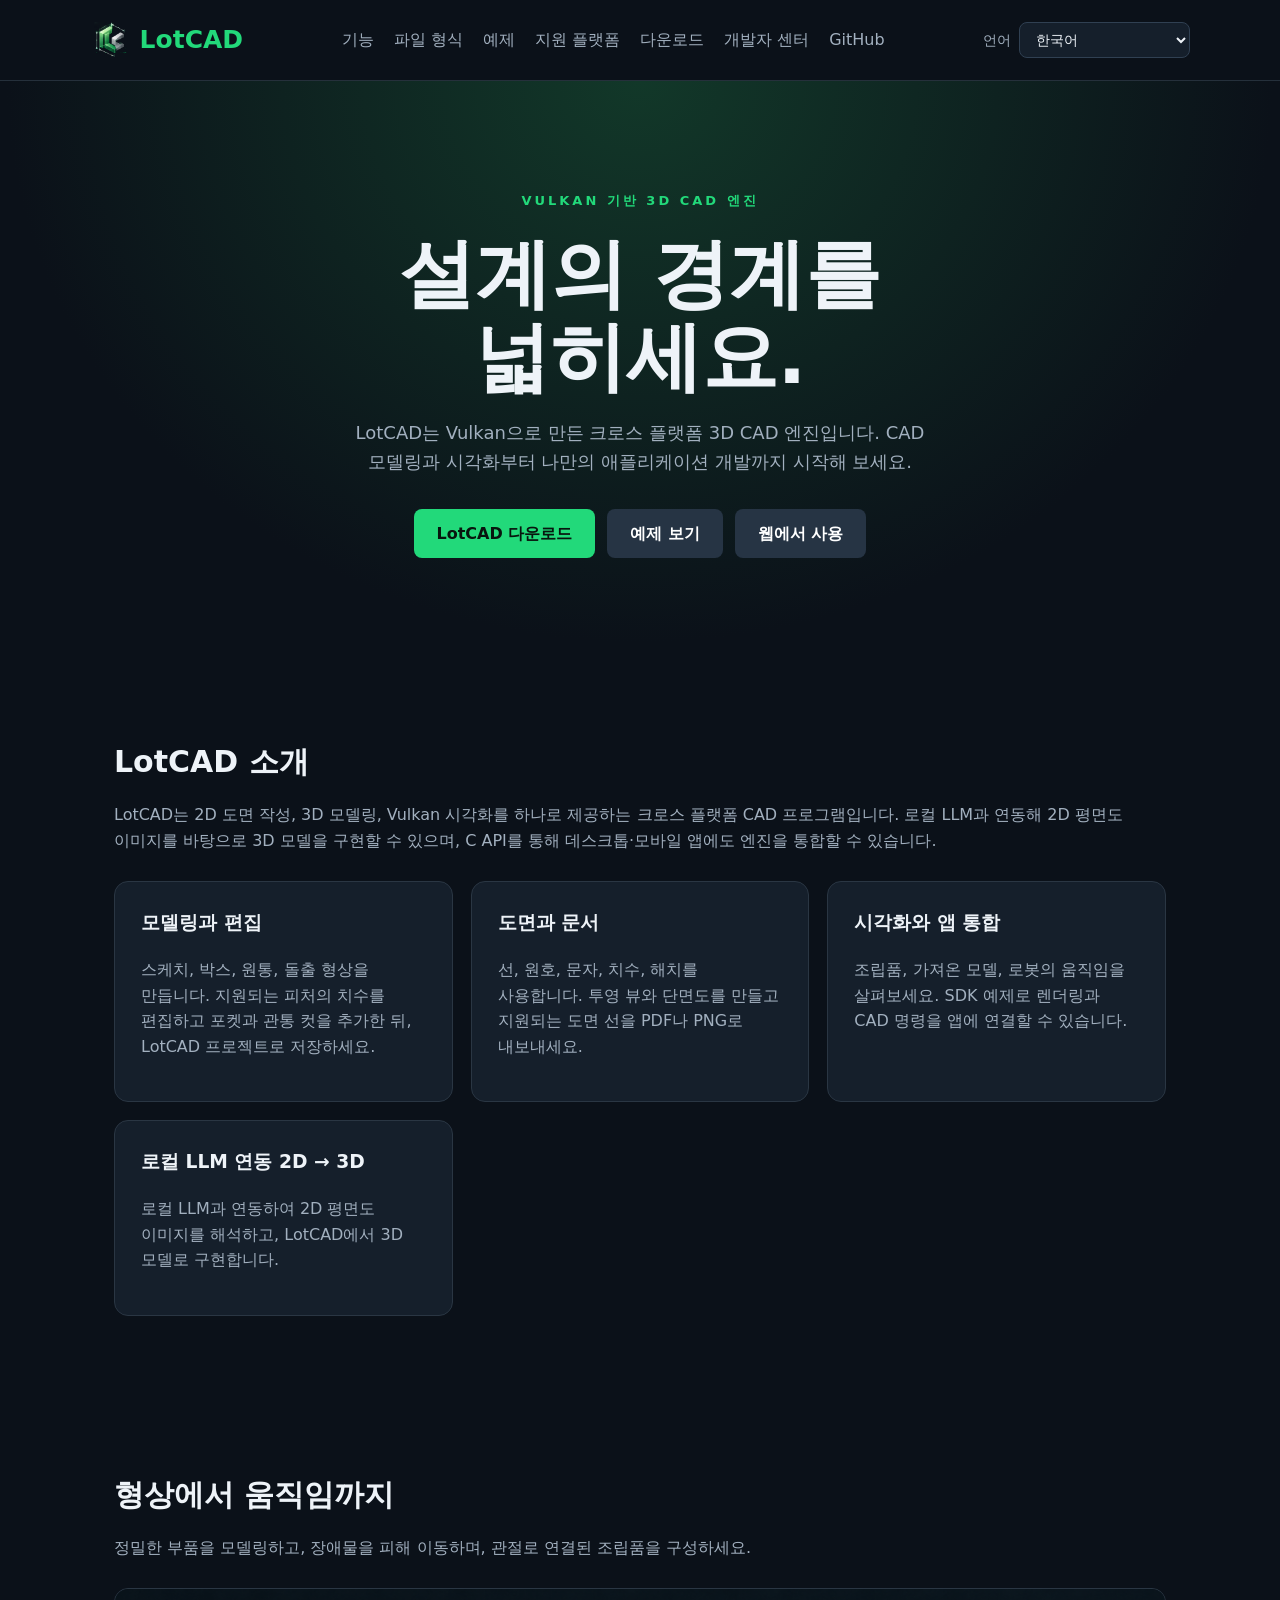
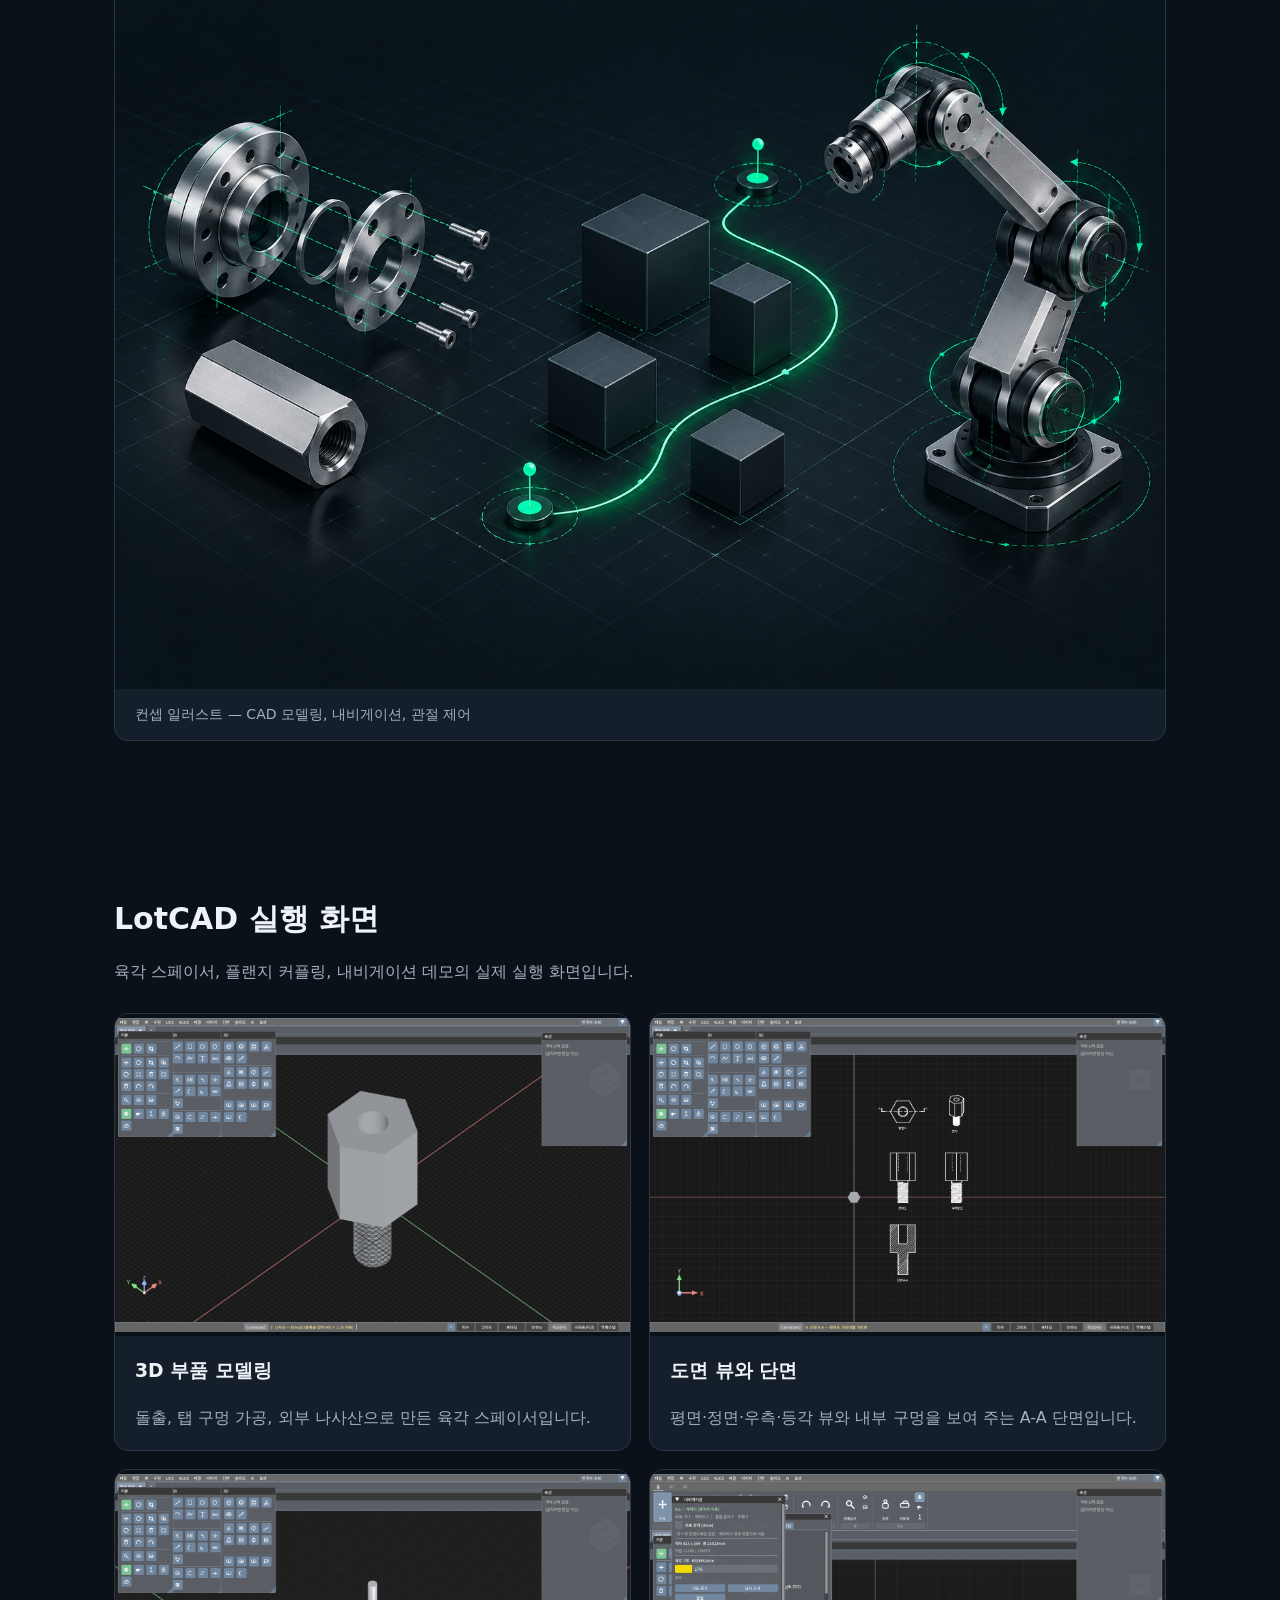
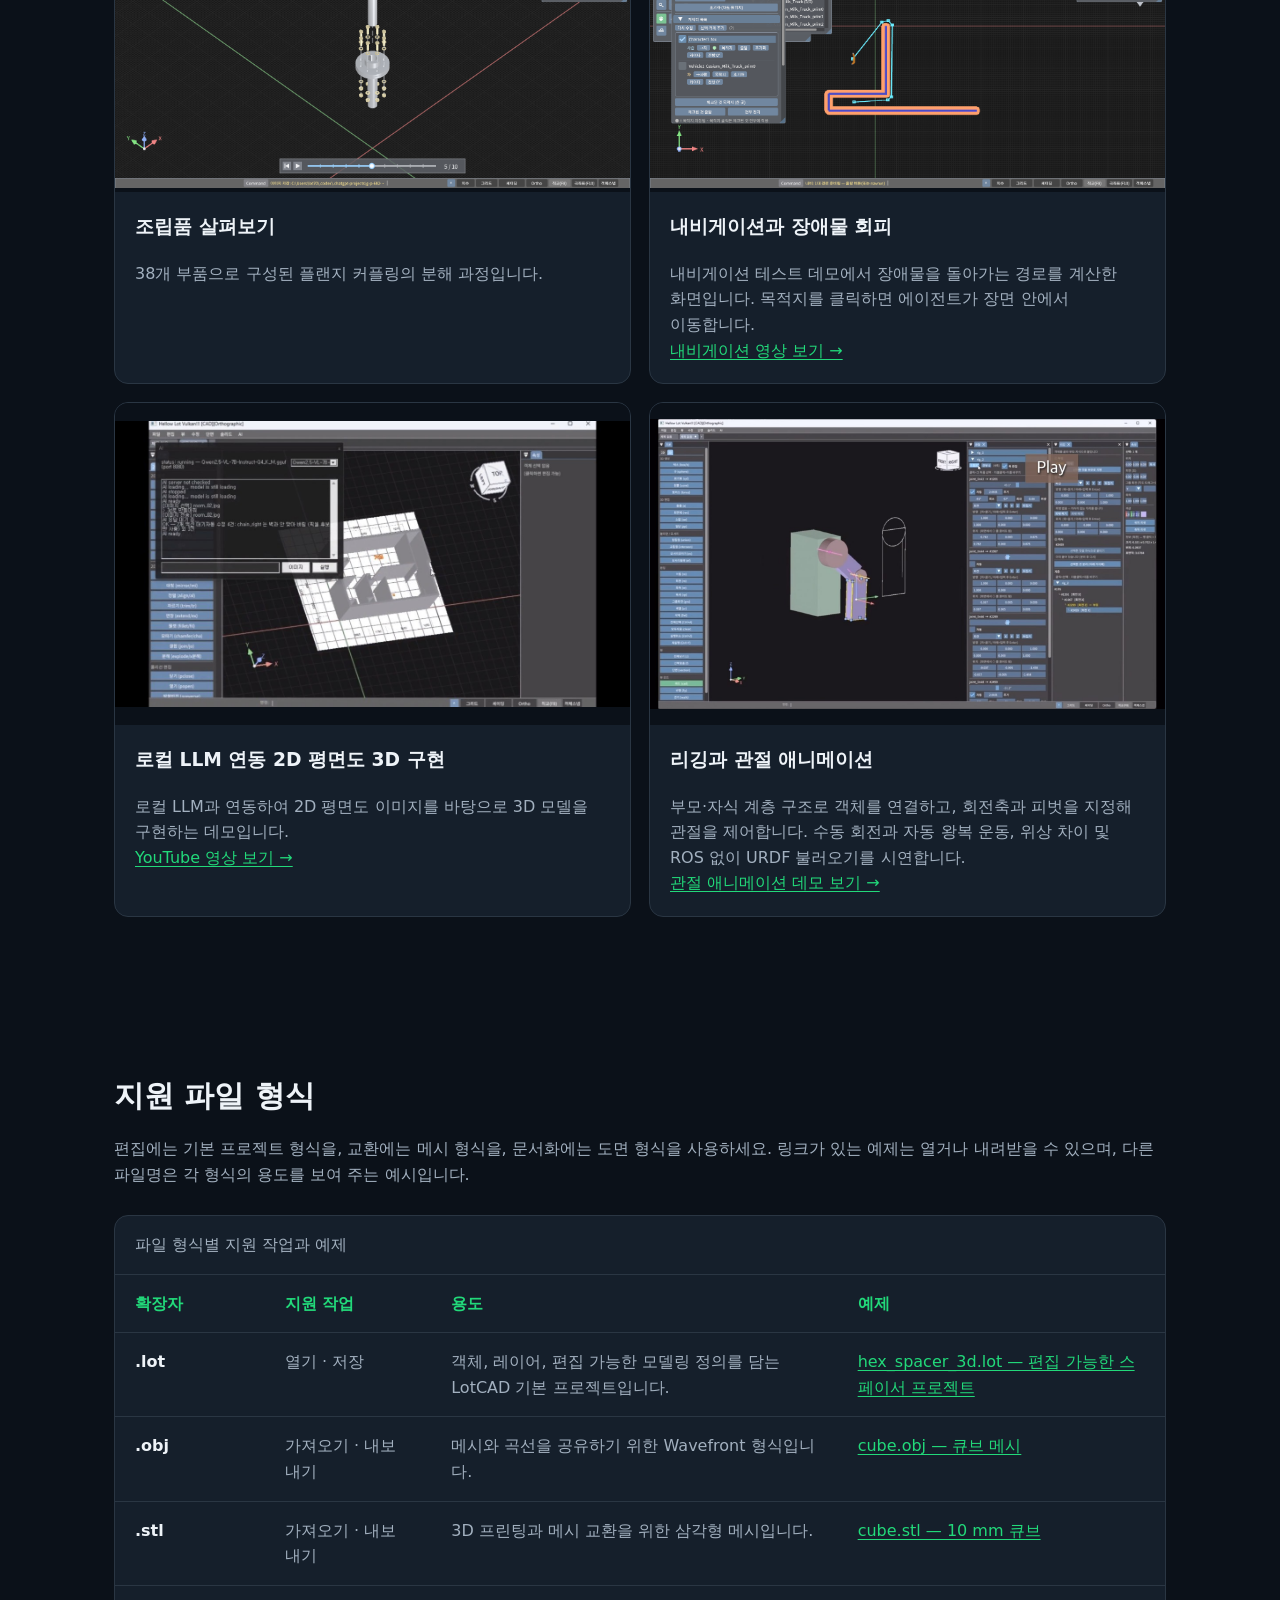
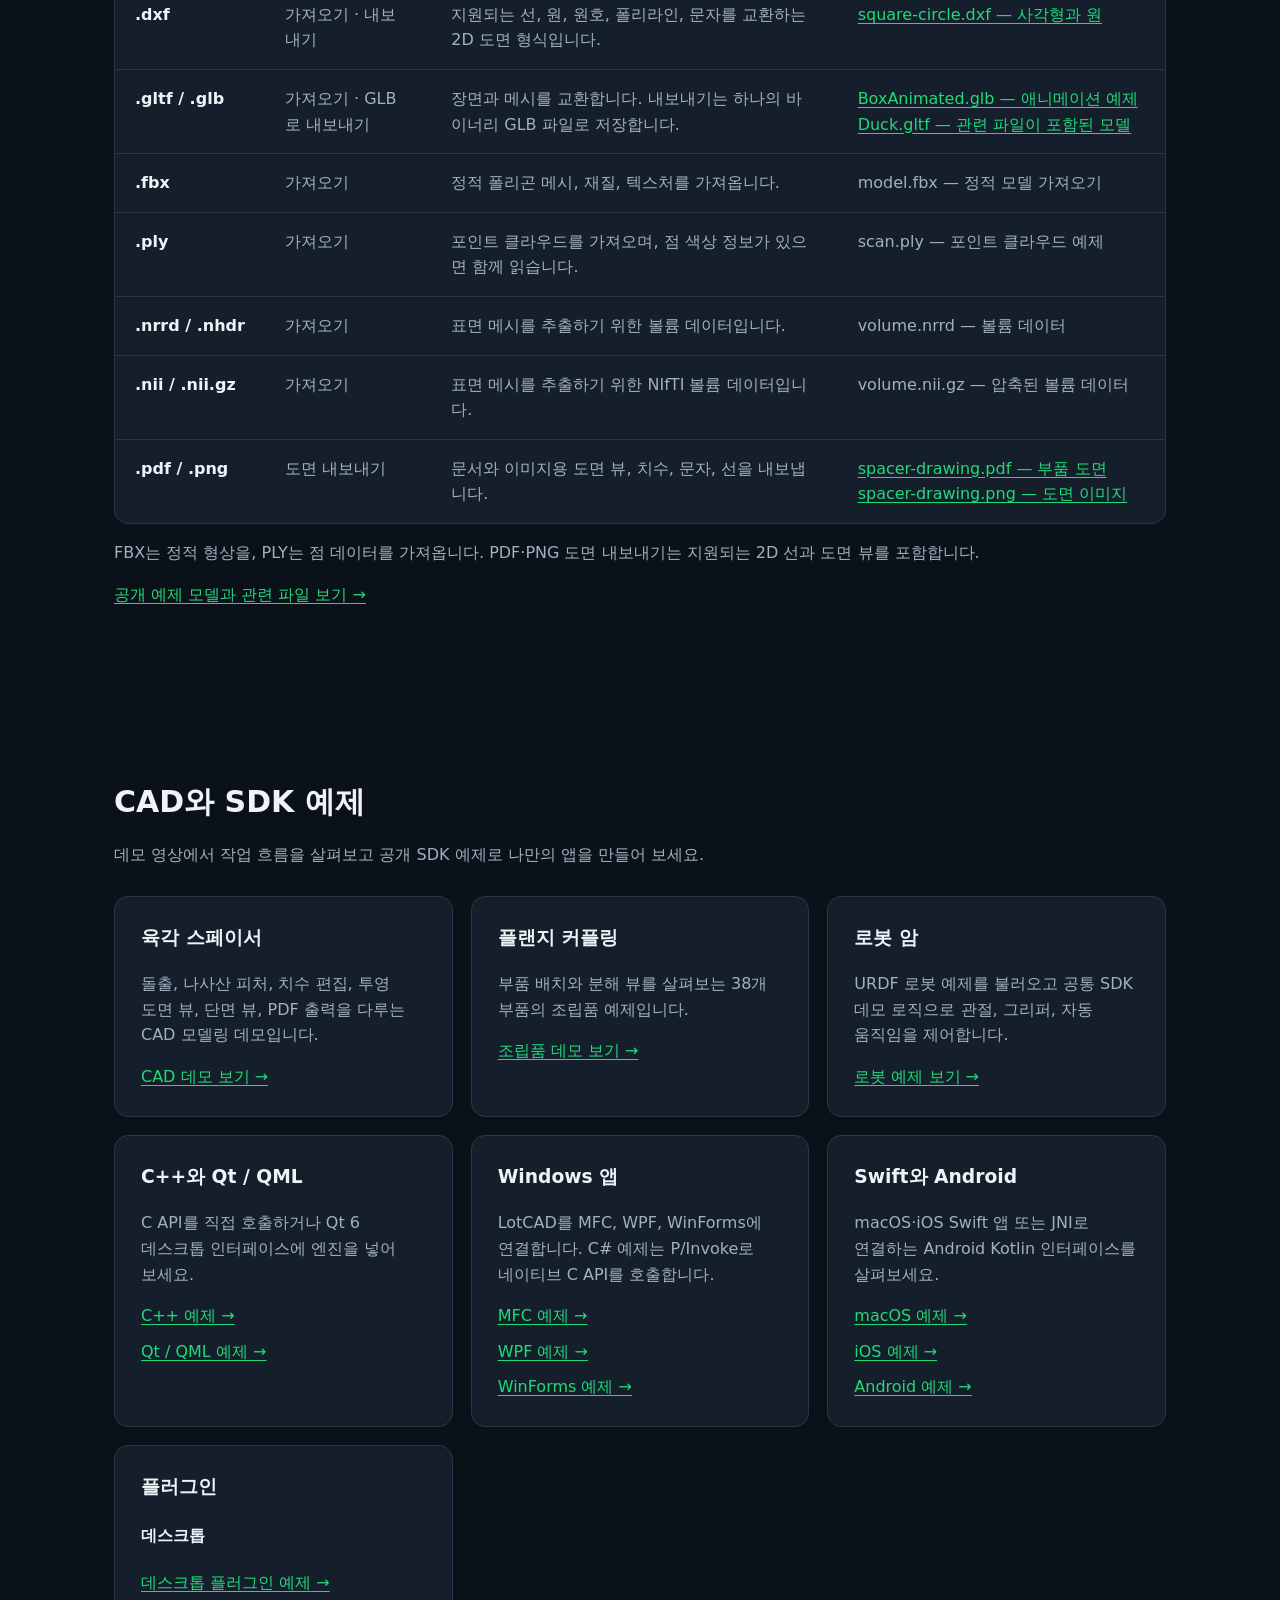
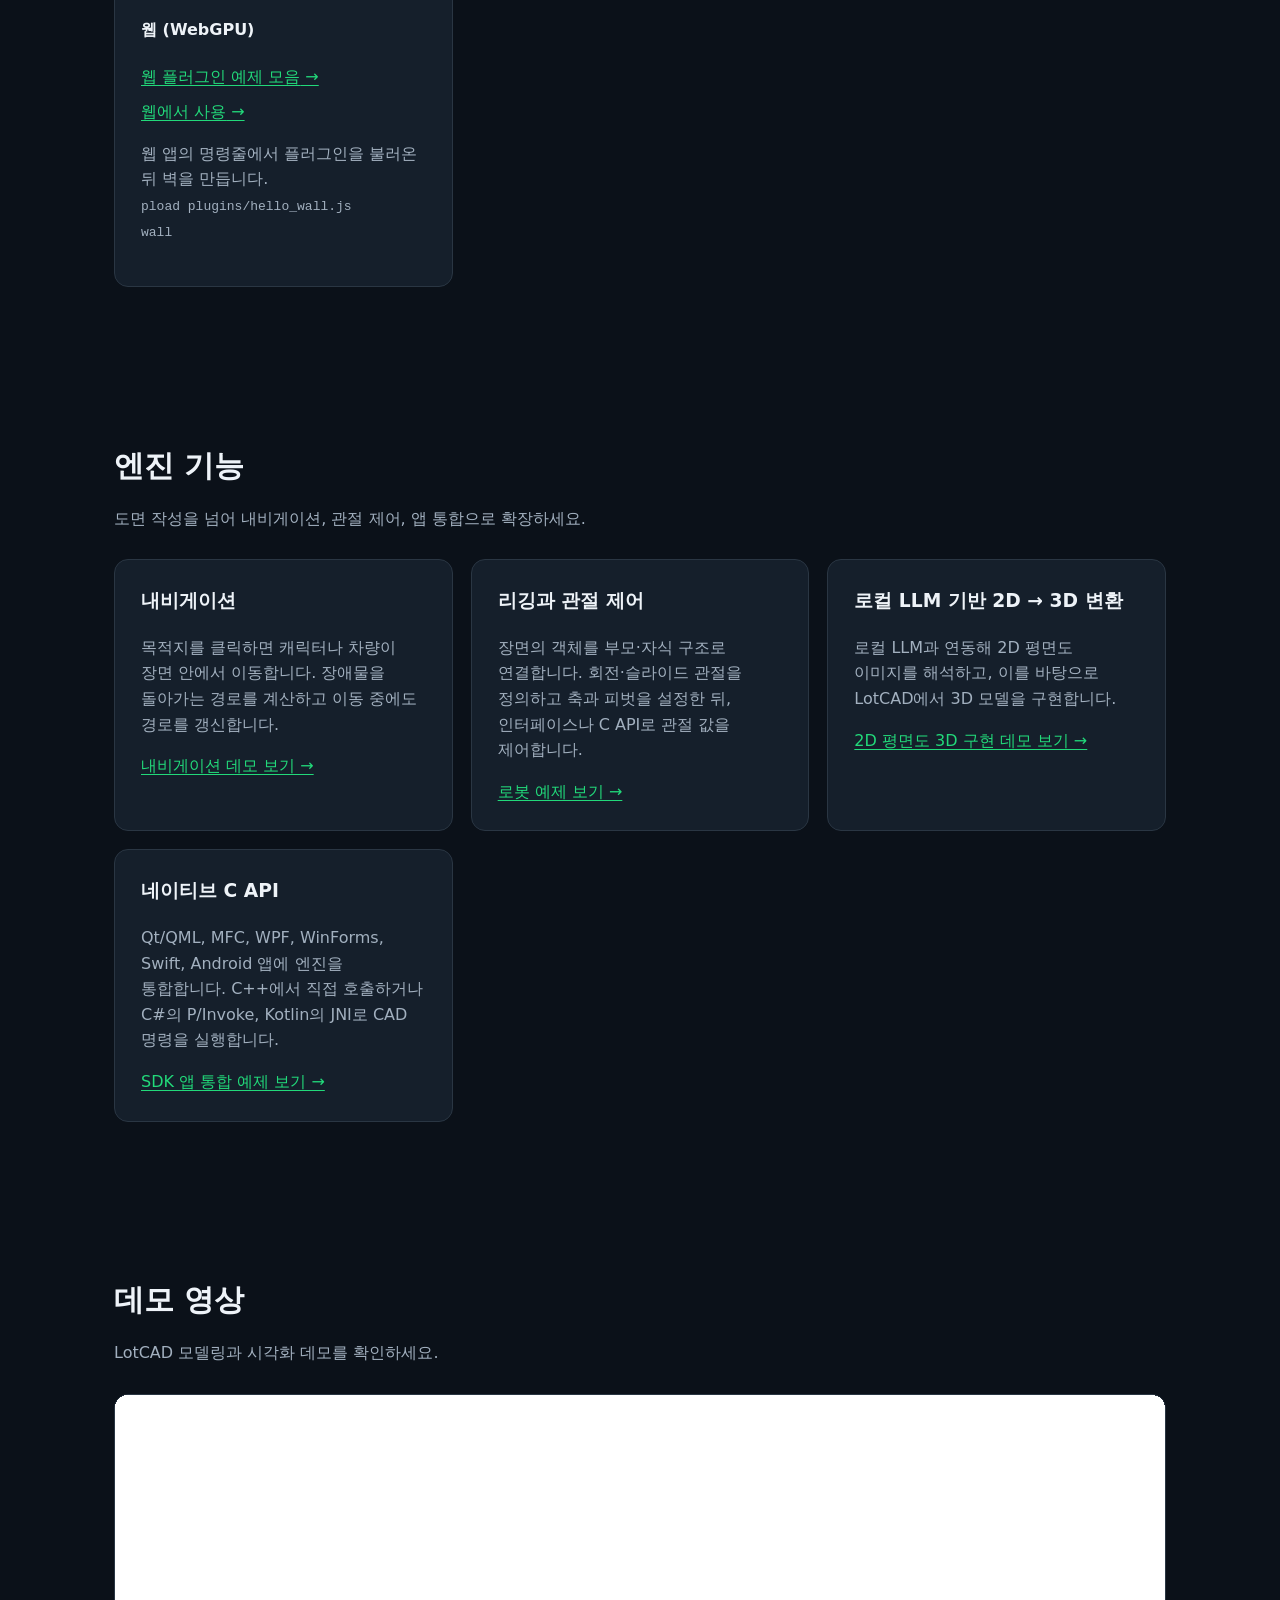
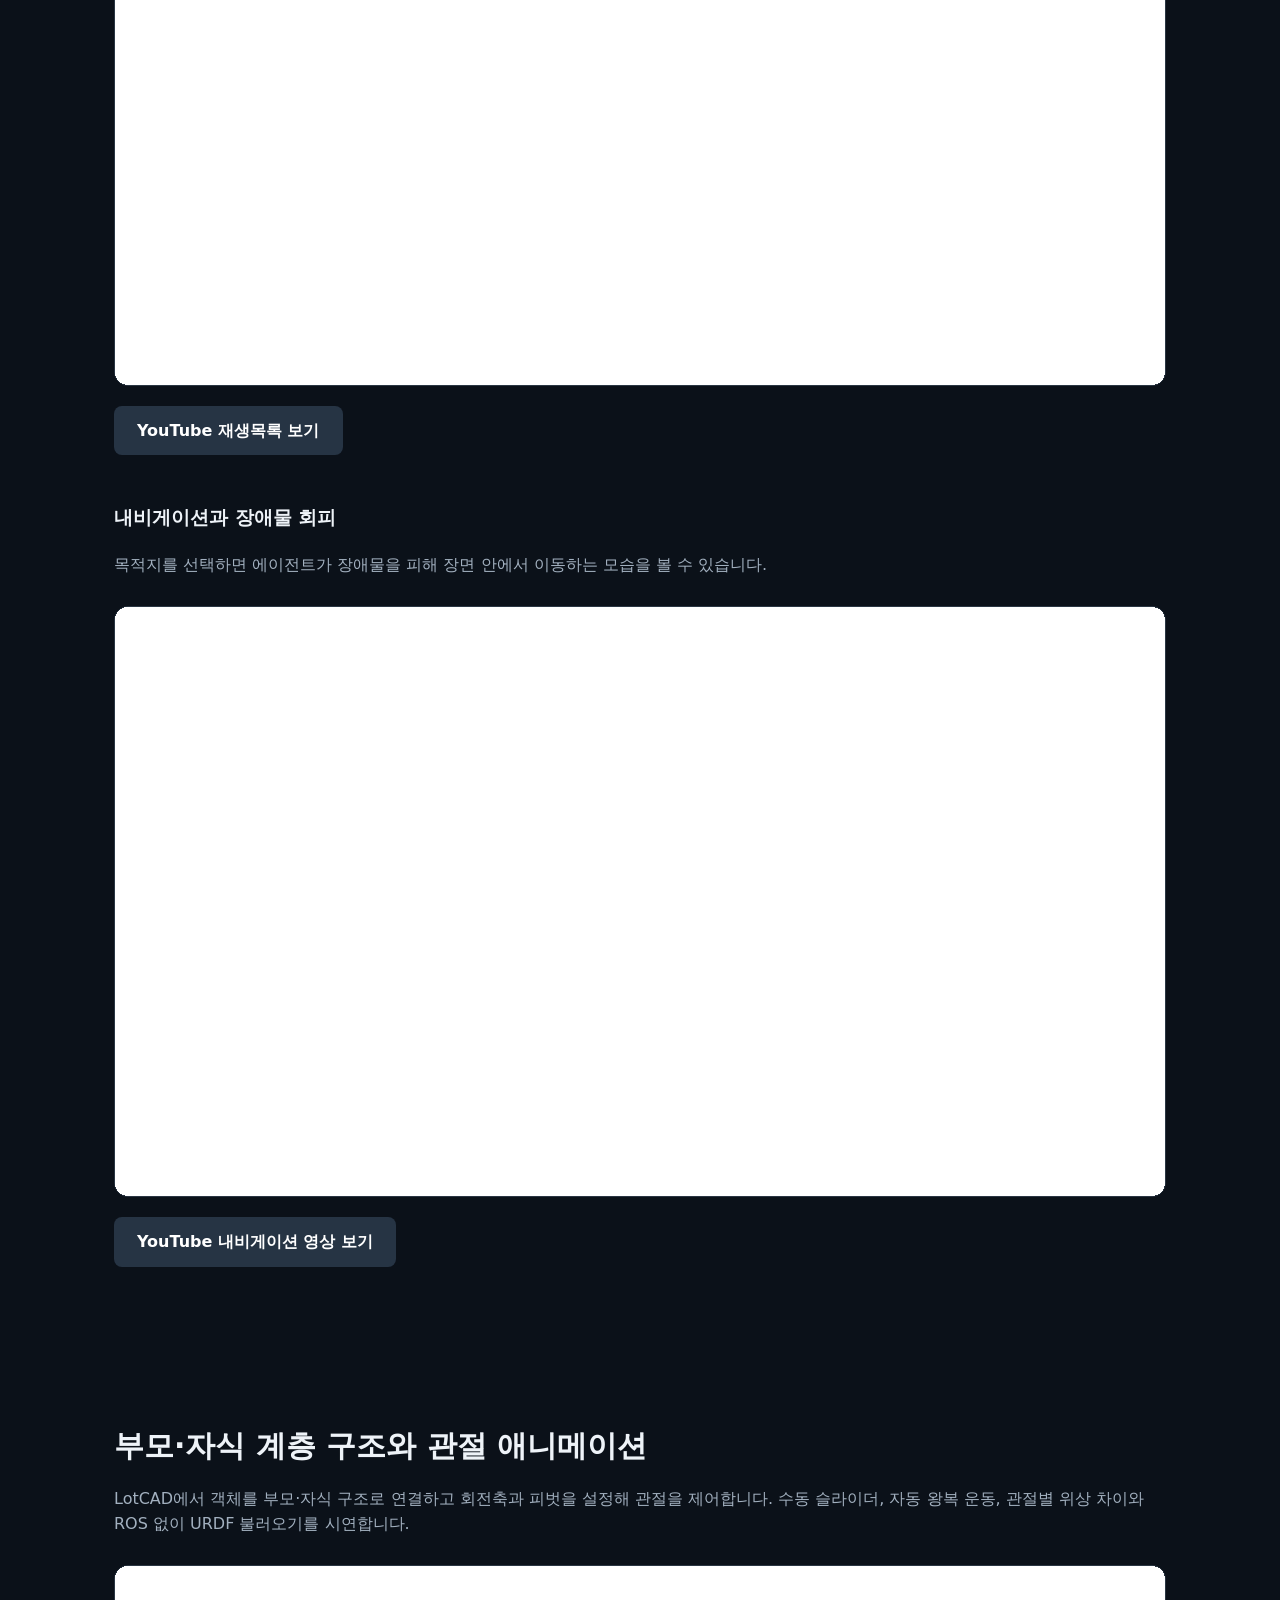
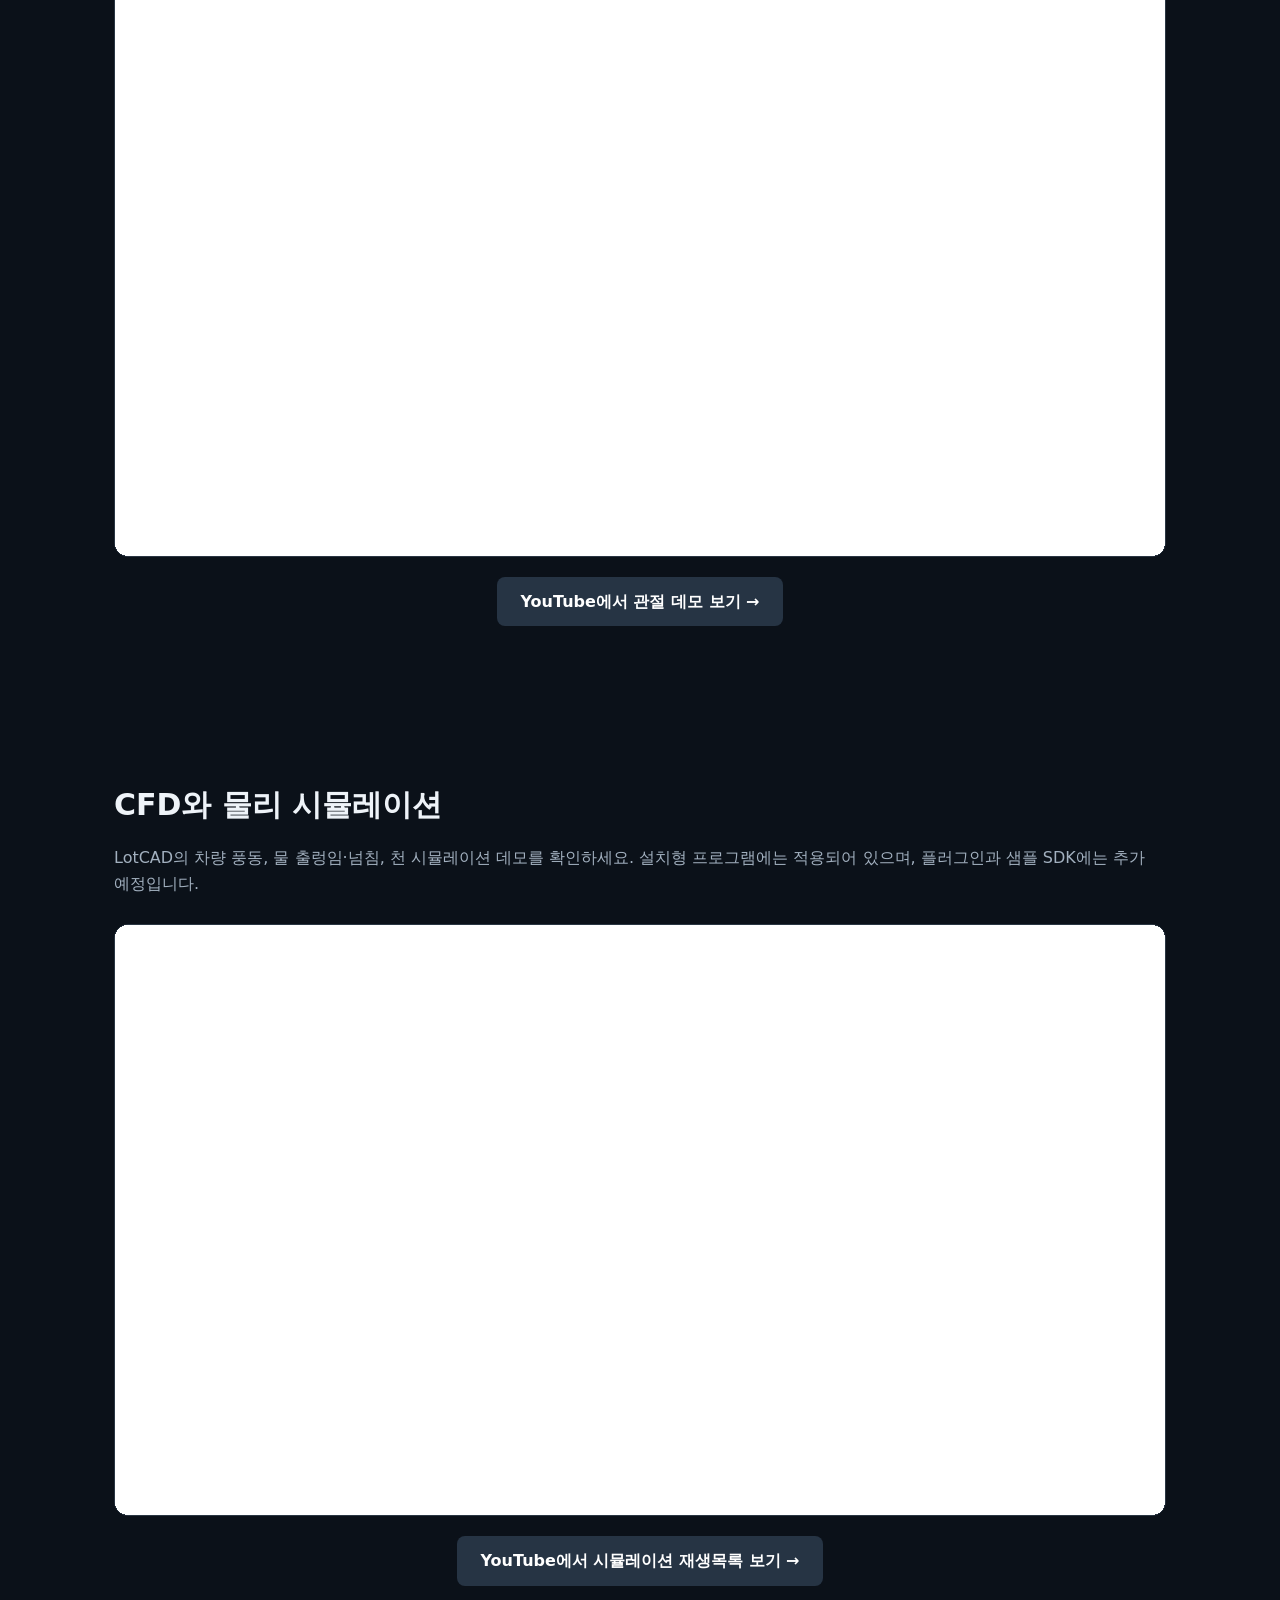
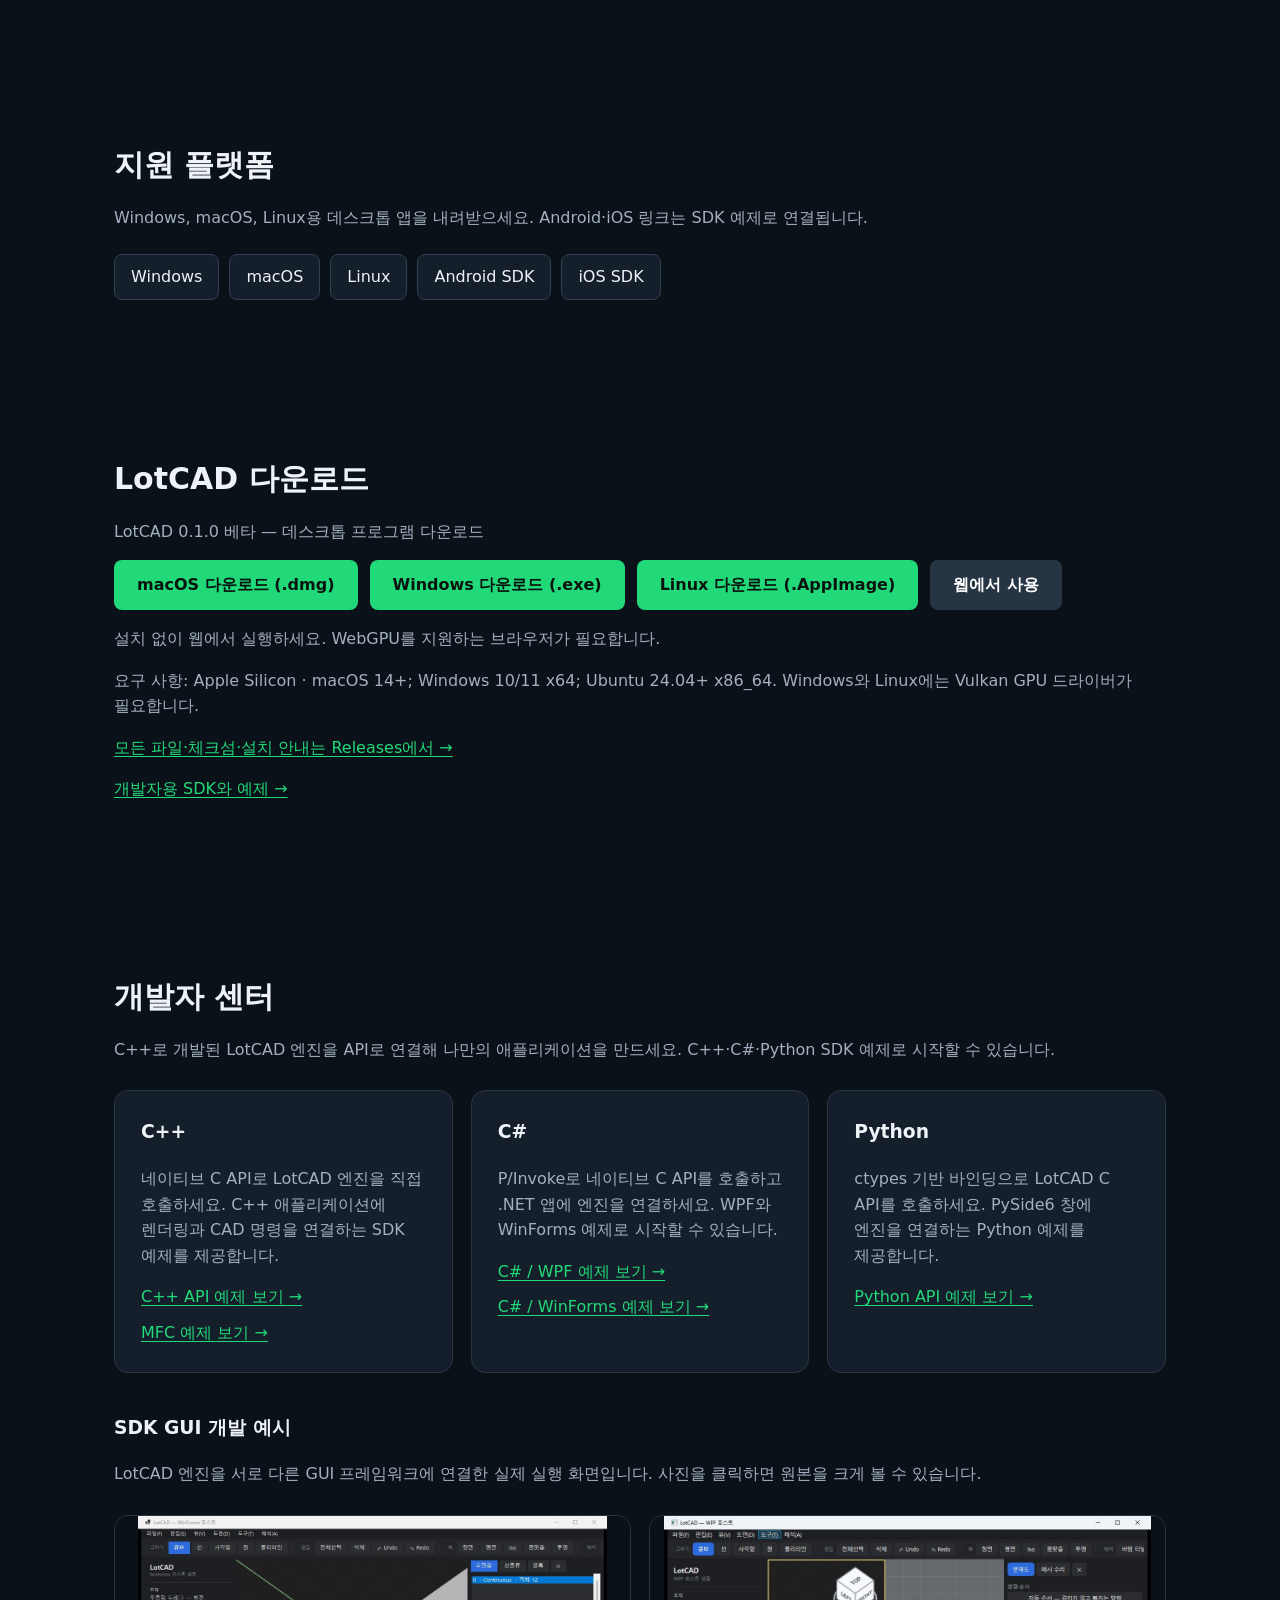
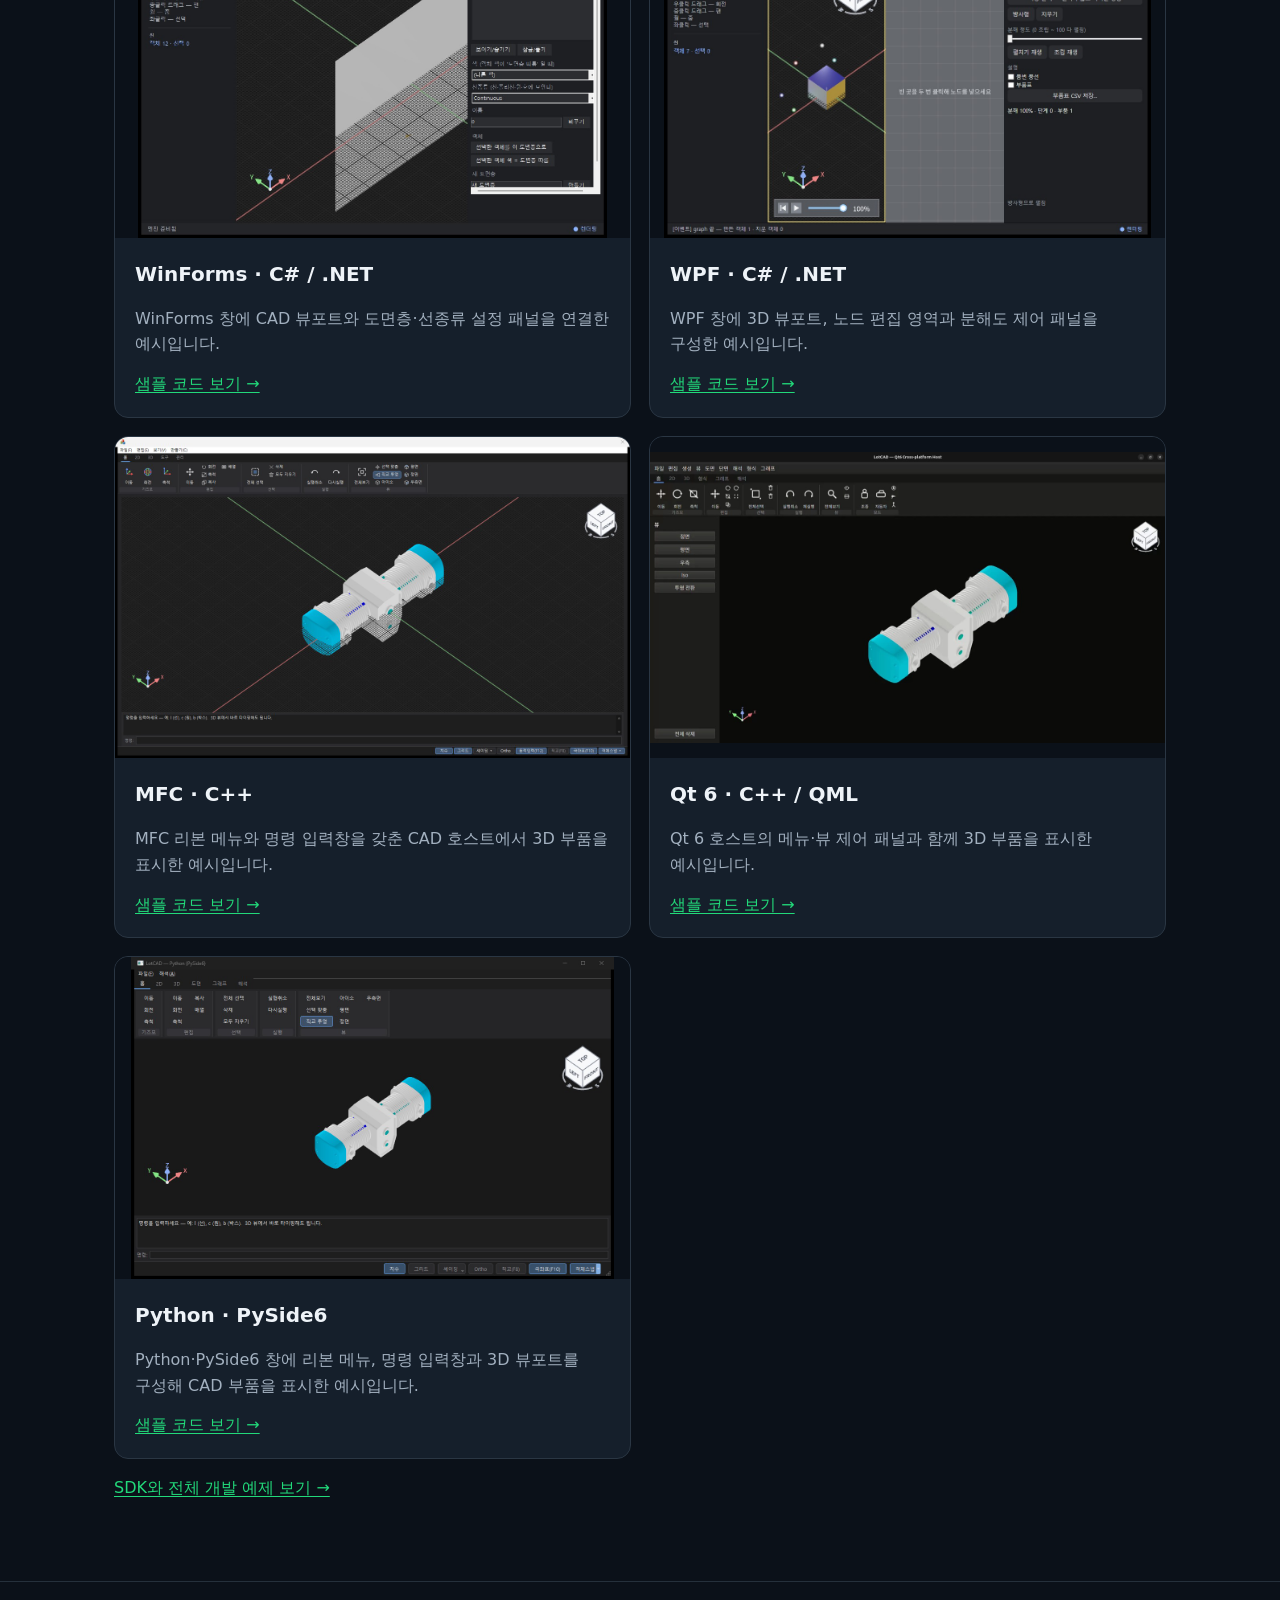
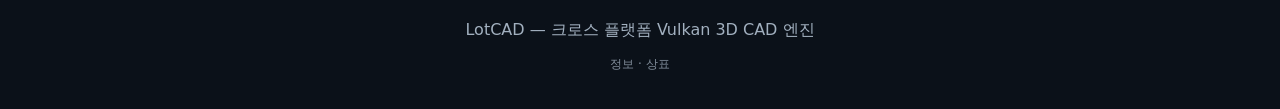
<file: index.html>
<!DOCTYPE html>
<html lang="ko">
<head>
  <!-- Google tag (gtag.js) -->
  <script async src="https://www.googletagmanager.com/gtag/js?id=G-08DG60E9QE"></script>
  <script>
    window.dataLayer = window.dataLayer || [];
    function gtag(){dataLayer.push(arguments);}
    gtag('js', new Date());
    gtag('config', 'G-08DG60E9QE');
  </script>
  <meta charset="UTF-8">
  <meta name="viewport" content="width=device-width, initial-scale=1">
  <meta name="description" content="Vulkan 기반 크로스 플랫폼 3D CAD 엔진 LotCAD" data-i18n-content="meta.description">
  <title data-i18n="text.0">LotCAD | Vulkan 3D CAD 엔진</title>
  <link rel="icon" type="image/png" sizes="1024x1024" href="LotCAD_1024_transparent.png">
  <link rel="stylesheet" href="css/style.css">
</head>
<body>
  <header>
    <a class="brand" href="#">
      <img src="LotCAD_1024_transparent.png" alt="" width="40" height="40">
      <span><span data-i18n="text.1">LotCAD</span></span>
    </a>
    <nav>
      <a href="#features"><span data-i18n="text.2">기능</span></a>
      <a href="#formats"><span data-i18n="text.3">파일 형식</span></a>
      <a href="#examples"><span data-i18n="text.4">예제</span></a>
      <a href="#platforms"><span data-i18n="text.5">지원 플랫폼</span></a>
      <a href="#download"><span data-i18n="text.6">다운로드</span></a>
      <a href="#developers"><span data-i18n="developers.nav">개발자 센터</span></a>
      <a href="https://github.com/lotcad"><span data-i18n="text.7">GitHub</span></a>
    </nav>
    <div class="language-control">
      <label for="language-select" data-i18n="language.label">언어</label>
      <select id="language-select">
        <option value="ko" lang="ko" selected>한국어</option>
        <option value="en" lang="en">English</option>
        <option value="de" lang="de">Deutsch</option>
        <option value="fr" lang="fr">Français</option>
        <option value="es" lang="es">Español</option>
        <option value="pt-BR" lang="pt-BR">Português (Brasil)</option>
        <option value="ru" lang="ru">Русский</option>
        <option value="ja" lang="ja">日本語</option>
        <option value="zh-CN" lang="zh-CN">简体中文</option>
      </select>
      <span id="language-status" role="status" aria-live="polite"></span>
    </div>
  </header>

  <main>
    <div class="hero">
      <div class="eyebrow"><span data-i18n="text.8">VULKAN 기반 3D CAD 엔진</span></div>
      <h1><span data-i18n="text.9">설계의 경계를</span><br><span data-i18n="text.10">넓히세요.</span></h1>
      <p><span data-i18n="text.11">LotCAD는 Vulkan으로 만든 크로스 플랫폼 3D CAD 엔진입니다. CAD 모델링과 시각화부터 나만의 애플리케이션 개발까지 시작해 보세요.</span></p>
      <div class="buttons">
        <a class="button" href="#download"><span data-i18n="text.12">LotCAD 다운로드</span></a>
        <a class="button secondary"
           href="https://github.com/lotcad/Vulkan_CMake_Sample"><span data-i18n="text.13">예제 보기</span></a>
        <a class="button secondary" href="web/WebGPUApp.html"><span data-i18n="web.button">웹에서 사용</span></a>
      </div>
    </div>

    <section id="about">
      <h2><span data-i18n="text.14">LotCAD 소개</span></h2>
      <p class="muted"><span data-i18n="text.15">LotCAD는 2D 도면 작성, 3D 모델링, Vulkan 시각화를 하나로 제공하는 크로스 플랫폼 CAD 프로그램입니다. 로컬 LLM과 연동해 2D 평면도 이미지를 바탕으로 3D 모델을 구현할 수 있으며, C API를 통해 데스크톱·모바일 앱에도 엔진을 통합할 수 있습니다.</span></p>
      <div class="grid">
        <div class="card">
          <h3><span data-i18n="text.16">모델링과 편집</span></h3>
          <p><span data-i18n="text.17">스케치, 박스, 원통, 돌출 형상을 만듭니다. 지원되는 피처의 치수를 편집하고 포켓과 관통 컷을 추가한 뒤, LotCAD 프로젝트로 저장하세요.</span></p>
        </div>
        <div class="card">
          <h3><span data-i18n="text.18">도면과 문서</span></h3>
          <p><span data-i18n="text.19">선, 원호, 문자, 치수, 해치를 사용합니다. 투영 뷰와 단면도를 만들고 지원되는 도면 선을 PDF나 PNG로 내보내세요.</span></p>
        </div>
        <div class="card">
          <h3><span data-i18n="text.20">시각화와 앱 통합</span></h3>
          <p><span data-i18n="text.21">조립품, 가져온 모델, 로봇의 움직임을 살펴보세요. SDK 예제로 렌더링과 CAD 명령을 앱에 연결할 수 있습니다.</span></p>
        </div>
        <div class="card">
          <h3><span data-i18n="about.local-llm.title">로컬 LLM 연동 2D → 3D</span></h3>
          <p><span data-i18n="about.local-llm.description">로컬 LLM과 연동하여 2D 평면도 이미지를 해석하고, LotCAD에서 3D 모델로 구현합니다.</span></p>
        </div>
      </div>
    </section>

    <section id="concept">
      <h2><span data-i18n="text.22">형상에서 움직임까지</span></h2>
      <p class="muted"><span data-i18n="text.23">정밀한 부품을 모델링하고, 장애물을 피해 이동하며, 관절로 연결된 조립품을 구성하세요.</span></p>
      <figure class="concept-art">
        <img src="images/lotcad-concept.png" alt="가공된 CAD 부품, 장애물을 돌아가는 경로, 관절 로봇 암을 담은 컨셉 일러스트" data-i18n-alt="image.concept" width="1536" height="1024" loading="lazy">
        <figcaption><span data-i18n="text.24">컨셉 일러스트 — CAD 모델링, 내비게이션, 관절 제어</span></figcaption>
      </figure>
    </section>

    <section id="screenshots">
      <h2><span data-i18n="text.25">LotCAD 실행 화면</span></h2>
      <p class="muted"><span data-i18n="text.26">육각 스페이서, 플랜지 커플링, 내비게이션 데모의 실제 실행 화면입니다.</span></p>
      <div class="grid screenshot-grid">
        <figure class="screenshot-card">
          <a href="images/spacer-model.png"><img src="images/spacer-model.png" alt="LotCAD 화면의 나사산 축과 중앙 구멍이 있는 육각 스페이서" data-i18n-alt="image.spacer" width="1600" height="1000" loading="lazy"></a>
          <figcaption><h3><span data-i18n="text.27">3D 부품 모델링</span></h3><p><span data-i18n="text.28">돌출, 탭 구멍 가공, 외부 나사산으로 만든 육각 스페이서입니다.</span></p></figcaption>
        </figure>
        <figure class="screenshot-card">
          <a href="images/spacer-drawing.png"><img src="images/spacer-drawing.png" alt="해치가 있는 A-A 단면과 스페이서 투영 도면 뷰" data-i18n-alt="image.drawing" width="1600" height="1000" loading="lazy"></a>
          <figcaption><h3><span data-i18n="text.29">도면 뷰와 단면</span></h3><p><span data-i18n="text.30">평면·정면·우측·등각 뷰와 내부 구멍을 보여 주는 A-A 단면입니다.</span></p></figcaption>
        </figure>
        <figure class="screenshot-card">
          <a href="images/flange-exploded.png"><img src="images/flange-exploded.png" alt="축, 볼트, 와셔, 너트로 구성된 플랜지 커플링 분해도" data-i18n-alt="image.assembly" width="1600" height="1000" loading="lazy"></a>
          <figcaption><h3><span data-i18n="text.31">조립품 살펴보기</span></h3><p><span data-i18n="text.32">38개 부품으로 구성된 플랜지 커플링의 분해 과정입니다.</span></p></figcaption>
        </figure>
        <figure class="screenshot-card">
          <a href="images/navigation-path.png"><img src="images/navigation-path.png" alt="주황색 장애물을 돌아가는 경로를 보여 주는 LotCAD 내비게이션 화면" data-i18n-alt="image.navigation" width="1600" height="1000" loading="lazy"></a>
          <figcaption><h3><span data-i18n="text.33">내비게이션과 장애물 회피</span></h3><p><span data-i18n="text.34">내비게이션 테스트 데모에서 장애물을 돌아가는 경로를 계산한 화면입니다. 목적지를 클릭하면 에이전트가 장면 안에서 이동합니다.</span></p><a class="text-link" href="#navigation-demo"><span data-i18n="text.35">내비게이션 영상 보기 →</span></a></figcaption>
        </figure>
        <figure class="screenshot-card">
          <a href="https://youtu.be/yKV2bWgZLDI" target="_blank" rel="noopener noreferrer" aria-label="로컬 LLM 연동 2D 평면도 3D 구현 영상 보기" data-i18n-aria-label="video.llm.label"><img src="images/lotcad-local-llm.jpg" alt="LotCAD 로컬 LLM 연동 2D 평면도 3D 구현 영상 대표 화면" data-i18n-alt="image.llm" width="1170" height="649" loading="lazy"></a>
          <figcaption>
            <h3><span data-i18n="screenshots.llm.title">로컬 LLM 연동 2D 평면도 3D 구현</span></h3>
            <p><span data-i18n="screenshots.llm.description">로컬 LLM과 연동하여 2D 평면도 이미지를 바탕으로 3D 모델을 구현하는 데모입니다.</span></p>
            <a class="text-link" href="https://youtu.be/yKV2bWgZLDI" target="_blank" rel="noopener noreferrer"><span data-i18n="video.watch">YouTube 영상 보기 →</span></a>
          </figcaption>
        </figure>
        <figure class="screenshot-card">
          <a href="https://youtu.be/jVNagt93QvA" target="_blank" rel="noopener noreferrer" aria-label="리깅 및 관절 애니메이션 영상 보기" data-i18n-aria-label="video.rigging.label"><img src="images/lotcad-rigging.jpg" alt="LotCAD 리깅 및 관절 애니메이션 영상 대표 화면" data-i18n-alt="image.rigging" width="1600" height="900" loading="lazy"></a>
          <figcaption>
            <h3><span data-i18n="screenshots.rigging.title">리깅과 관절 애니메이션</span></h3>
            <p><span data-i18n="screenshots.rigging.description">부모·자식 계층 구조로 객체를 연결하고, 회전축과 피벗을 지정해 관절을 제어합니다. 수동 회전과 자동 왕복 운동, 위상 차이 및 ROS 없이 URDF 불러오기를 시연합니다.</span></p>
            <a class="text-link" href="#joint-demo"><span data-i18n="screenshots.rigging.link">관절 애니메이션 데모 보기 →</span></a>
          </figcaption>
        </figure>
      </div>
    </section>

    <section id="formats">
      <h2><span data-i18n="text.36">지원 파일 형식</span></h2>
      <p class="muted"><span data-i18n="text.37">편집에는 기본 프로젝트 형식을, 교환에는 메시 형식을, 문서화에는 도면 형식을 사용하세요. 링크가 있는 예제는 열거나 내려받을 수 있으며, 다른 파일명은 각 형식의 용도를 보여 주는 예시입니다.</span></p>
      <div class="format-table">
        <table>
          <caption><span data-i18n="text.38">파일 형식별 지원 작업과 예제</span></caption>
          <thead>
            <tr><th scope="col"><span data-i18n="text.39">확장자</span></th><th scope="col"><span data-i18n="text.40">지원 작업</span></th><th scope="col"><span data-i18n="text.41">용도</span></th><th scope="col"><span data-i18n="text.42">예제</span></th></tr>
          </thead>
          <tbody>
            <tr><th scope="row"><span data-i18n="text.43">.lot</span></th><td><span data-i18n="text.44">열기 · 저장</span></td><td><span data-i18n="text.45">객체, 레이어, 편집 가능한 모델링 정의를 담는 LotCAD 기본 프로젝트입니다.</span></td><td><a href="examples/hex_spacer_3d.lot" download><span data-i18n="text.46">hex_spacer_3d.lot — 편집 가능한 스페이서 프로젝트</span></a></td></tr>
            <tr><th scope="row"><span data-i18n="text.47">.obj</span></th><td><span data-i18n="text.48">가져오기 · 내보내기</span></td><td><span data-i18n="text.49">메시와 곡선을 공유하기 위한 Wavefront 형식입니다.</span></td><td><a href="https://github.com/lotcad/Vulkan_CMake_Sample/tree/main/sdk/models/cube.obj"><span data-i18n="text.50">cube.obj — 큐브 메시</span></a></td></tr>
            <tr><th scope="row"><span data-i18n="text.51">.stl</span></th><td><span data-i18n="text.52">가져오기 · 내보내기</span></td><td><span data-i18n="text.53">3D 프린팅과 메시 교환을 위한 삼각형 메시입니다.</span></td><td><a href="examples/cube.stl" download><span data-i18n="text.54">cube.stl — 10 mm 큐브</span></a></td></tr>
            <tr><th scope="row"><span data-i18n="text.55">.dxf</span></th><td><span data-i18n="text.56">가져오기 · 내보내기</span></td><td><span data-i18n="text.57">지원되는 선, 원, 원호, 폴리라인, 문자를 교환하는 2D 도면 형식입니다.</span></td><td><a href="examples/square-circle.dxf" download><span data-i18n="text.58">square-circle.dxf — 사각형과 원</span></a></td></tr>
            <tr><th scope="row"><span data-i18n="text.59">.gltf / .glb</span></th><td><span data-i18n="text.60">가져오기 · GLB로 내보내기</span></td><td><span data-i18n="text.61">장면과 메시를 교환합니다. 내보내기는 하나의 바이너리 GLB 파일로 저장합니다.</span></td><td><a href="https://github.com/lotcad/Vulkan_CMake_Sample/tree/main/sdk/models/BoxAnimated.glb"><span data-i18n="text.62">BoxAnimated.glb — 애니메이션 예제</span></a><br><a href="https://github.com/lotcad/Vulkan_CMake_Sample/tree/main/sdk/models/Duck.gltf"><span data-i18n="text.63">Duck.gltf — 관련 파일이 포함된 모델</span></a></td></tr>
            <tr><th scope="row"><span data-i18n="text.64">.fbx</span></th><td><span data-i18n="text.65">가져오기</span></td><td><span data-i18n="text.66">정적 폴리곤 메시, 재질, 텍스처를 가져옵니다.</span></td><td><span data-i18n="text.67">model.fbx — 정적 모델 가져오기</span></td></tr>
            <tr><th scope="row"><span data-i18n="text.68">.ply</span></th><td><span data-i18n="text.69">가져오기</span></td><td><span data-i18n="text.70">포인트 클라우드를 가져오며, 점 색상 정보가 있으면 함께 읽습니다.</span></td><td><span data-i18n="text.71">scan.ply — 포인트 클라우드 예제</span></td></tr>
            <tr><th scope="row"><span data-i18n="text.72">.nrrd / .nhdr</span></th><td><span data-i18n="text.73">가져오기</span></td><td><span data-i18n="text.74">표면 메시를 추출하기 위한 볼륨 데이터입니다.</span></td><td><span data-i18n="text.75">volume.nrrd — 볼륨 데이터</span></td></tr>
            <tr><th scope="row"><span data-i18n="text.76">.nii / .nii.gz</span></th><td><span data-i18n="text.77">가져오기</span></td><td><span data-i18n="text.78">표면 메시를 추출하기 위한 NIfTI 볼륨 데이터입니다.</span></td><td><span data-i18n="text.79">volume.nii.gz — 압축된 볼륨 데이터</span></td></tr>
            <tr><th scope="row"><span data-i18n="text.80">.pdf / .png</span></th><td><span data-i18n="text.81">도면 내보내기</span></td><td><span data-i18n="text.82">문서와 이미지용 도면 뷰, 치수, 문자, 선을 내보냅니다.</span></td><td><a href="examples/spacer-drawing.pdf" download><span data-i18n="text.83">spacer-drawing.pdf — 부품 도면</span></a><br><a href="examples/spacer-drawing.png" download><span data-i18n="text.84">spacer-drawing.png — 도면 이미지</span></a></td></tr>
          </tbody>
        </table>
      </div>
      <p class="muted"><span data-i18n="text.85">FBX는 정적 형상을, PLY는 점 데이터를 가져옵니다. PDF·PNG 도면 내보내기는 지원되는 2D 선과 도면 뷰를 포함합니다.</span></p>
      <p><a class="text-link" href="https://github.com/lotcad/Vulkan_CMake_Sample/tree/main/sdk/models"><span data-i18n="text.86">공개 예제 모델과 관련 파일 보기 →</span></a></p>
    </section>

    <section id="examples">
      <h2><span data-i18n="text.87">CAD와 SDK 예제</span></h2>
      <p class="muted"><span data-i18n="text.88">데모 영상에서 작업 흐름을 살펴보고 공개 SDK 예제로 나만의 앱을 만들어 보세요.</span></p>
      <div class="grid">
        <div class="card">
          <h3><span data-i18n="text.89">육각 스페이서</span></h3>
          <p><span data-i18n="text.90">돌출, 나사산 피처, 치수 편집, 투영 도면 뷰, 단면 뷰, PDF 출력을 다루는 CAD 모델링 데모입니다.</span></p>
          <a class="text-link" href="#videos"><span data-i18n="text.91">CAD 데모 보기 →</span></a>
        </div>
        <div class="card">
          <h3><span data-i18n="text.92">플랜지 커플링</span></h3>
          <p><span data-i18n="text.93">부품 배치와 분해 뷰를 살펴보는 38개 부품의 조립품 예제입니다.</span></p>
          <a class="text-link" href="#videos"><span data-i18n="text.94">조립품 데모 보기 →</span></a>
        </div>
        <div class="card">
          <h3><span data-i18n="text.95">로봇 암</span></h3>
          <p><span data-i18n="text.96">URDF 로봇 예제를 불러오고 공통 SDK 데모 로직으로 관절, 그리퍼, 자동 움직임을 제어합니다.</span></p>
          <a class="text-link" href="https://github.com/lotcad/Vulkan_CMake_Sample/tree/main/sample/shared"><span data-i18n="text.97">로봇 예제 보기 →</span></a>
        </div>
        <div class="card">
          <h3><span data-i18n="text.98">C++와 Qt / QML</span></h3>
          <p><span data-i18n="text.99">C API를 직접 호출하거나 Qt 6 데스크톱 인터페이스에 엔진을 넣어 보세요.</span></p>
          <a class="text-link" href="https://github.com/lotcad/Vulkan_CMake_Sample/tree/main/sample/cpp_api_test"><span data-i18n="text.100">C++ 예제 →</span></a>
          <a class="text-link" href="https://github.com/lotcad/Vulkan_CMake_Sample/tree/main/sample/qml_test"><span data-i18n="text.101">Qt / QML 예제 →</span></a>
        </div>
        <div class="card">
          <h3><span data-i18n="text.102">Windows 앱</span></h3>
          <p><span data-i18n="text.103">LotCAD를 MFC, WPF, WinForms에 연결합니다. C# 예제는 P/Invoke로 네이티브 C API를 호출합니다.</span></p>
          <a class="text-link" href="https://github.com/lotcad/Vulkan_CMake_Sample/tree/main/sample/mfc_dlg_test"><span data-i18n="text.104">MFC 예제 →</span></a>
          <a class="text-link" href="https://github.com/lotcad/Vulkan_CMake_Sample/tree/main/sample/wpf_test"><span data-i18n="text.105">WPF 예제 →</span></a>
          <a class="text-link" href="https://github.com/lotcad/Vulkan_CMake_Sample/tree/main/sample/winforms_test"><span data-i18n="text.106">WinForms 예제 →</span></a>
        </div>
        <div class="card">
          <h3><span data-i18n="text.107">Swift와 Android</span></h3>
          <p><span data-i18n="text.108">macOS·iOS Swift 앱 또는 JNI로 연결하는 Android Kotlin 인터페이스를 살펴보세요.</span></p>
          <a class="text-link" href="https://github.com/lotcad/Vulkan_CMake_Sample/tree/main/sample/swift_api_test"><span data-i18n="text.109">macOS 예제 →</span></a>
          <a class="text-link" href="https://github.com/lotcad/Vulkan_CMake_Sample/tree/main/sample/swift_ios_test"><span data-i18n="text.110">iOS 예제 →</span></a>
          <a class="text-link" href="https://github.com/lotcad/Vulkan_CMake_Sample/tree/main/sample/android_test"><span data-i18n="text.111">Android 예제 →</span></a>
        </div>
        <div class="card" id="plugin-examples">
          <h3><span data-i18n="plugins.title">플러그인</span></h3>
          <h4><span data-i18n="plugins.desktop">데스크톱</span></h4>
          <a class="text-link" href="https://github.com/lotcad/Vulkan_CMake_Plugin"><span data-i18n="plugins.desktopLink">데스크톱 플러그인 예제</span> →</a>
          <h4><span data-i18n="plugins.web">웹 (WebGPU)</span></h4>
          <a class="text-link" href="https://github.com/lotcad/WebGPU_CMake_Plugin"><span data-i18n="plugins.webCode">웹 플러그인 예제 모음</span> →</a>
          <a class="text-link" href="web/WebGPUApp.html"><span data-i18n="plugins.webOpen">웹에서 사용</span> →</a>
          <p><span data-i18n="plugins.webHelp">웹 앱의 명령줄에서 플러그인을 불러온 뒤 벽을 만듭니다.</span><br><code>pload plugins/hello_wall.js</code><br><code>wall</code></p>
        </div>
      </div>
    </section>

    <section id="features">
      <h2><span data-i18n="text.112">엔진 기능</span></h2>
      <p class="muted"><span data-i18n="text.113">도면 작성을 넘어 내비게이션, 관절 제어, 앱 통합으로 확장하세요.</span></p>
      <div class="grid">
        <div class="card">
          <h3><span data-i18n="text.114">내비게이션</span></h3>
          <p><span data-i18n="text.115">목적지를 클릭하면 캐릭터나 차량이 장면 안에서 이동합니다. 장애물을 돌아가는 경로를 계산하고 이동 중에도 경로를 갱신합니다.</span></p>
          <a class="text-link" href="#navigation-demo"><span data-i18n="text.116">내비게이션 데모 보기 →</span></a>
        </div>
        <div class="card">
          <h3><span data-i18n="text.117">리깅과 관절 제어</span></h3>
          <p><span data-i18n="text.118">장면의 객체를 부모·자식 구조로 연결합니다. 회전·슬라이드 관절을 정의하고 축과 피벗을 설정한 뒤, 인터페이스나 C API로 관절 값을 제어합니다.</span></p>
          <a class="text-link" href="https://github.com/lotcad/Vulkan_CMake_Sample/tree/main/sample/shared"><span data-i18n="text.119">로봇 예제 보기 →</span></a>
        </div>
        <div class="card">
          <h3><span data-i18n="features.llm.title">로컬 LLM 기반 2D → 3D 변환</span></h3>
          <p><span data-i18n="features.llm.description">로컬 LLM과 연동해 2D 평면도 이미지를 해석하고, 이를 바탕으로 LotCAD에서 3D 모델을 구현합니다.</span></p>
          <a class="text-link" href="#screenshots"><span data-i18n="features.llm.link">2D 평면도 3D 구현 데모 보기 →</span></a>
        </div>
        <div class="card">
          <h3><span data-i18n="text.120">네이티브 C API</span></h3>
          <p><span data-i18n="text.121">Qt/QML, MFC, WPF, WinForms, Swift, Android 앱에 엔진을 통합합니다. C++에서 직접 호출하거나 C#의 P/Invoke, Kotlin의 JNI로 CAD 명령을 실행합니다.</span></p>
          <a class="text-link" href="https://github.com/lotcad/Vulkan_CMake_Sample"><span data-i18n="text.122">SDK 앱 통합 예제 보기 →</span></a>
        </div>
      </div>
    </section>

    <section id="videos">
      <h2><span data-i18n="text.123">데모 영상</span></h2>
      <p class="muted"><span data-i18n="text.124">LotCAD 모델링과 시각화 데모를 확인하세요.</span></p>
      <div class="video-player">
        <iframe
          src="https://www.youtube.com/embed/videoseries?list=PLd1Ggn0QCwgk"
          title="LotCAD 데모 영상 재생목록" data-i18n-title="video.playlist"
          loading="lazy"
          allow="accelerometer; autoplay; clipboard-write; encrypted-media; gyroscope; picture-in-picture; web-share"
          referrerpolicy="strict-origin-when-cross-origin"
          allowfullscreen>
        </iframe>
      </div>
      <div class="buttons">
        <a class="button secondary"
           href="https://www.youtube.com/playlist?list=PLd1Ggn0QCwgk"
           target="_blank" rel="noopener noreferrer"><span data-i18n="text.125">YouTube 재생목록 보기</span></a>
      </div>
      <h3 id="navigation-demo"><span data-i18n="text.126">내비게이션과 장애물 회피</span></h3>
      <p class="muted"><span data-i18n="text.127">목적지를 선택하면 에이전트가 장애물을 피해 장면 안에서 이동하는 모습을 볼 수 있습니다.</span></p>
      <div class="video-player">
        <iframe
          src="https://www.youtube.com/embed/uHK43qWG4iA"
          title="LotCAD 내비게이션 데모" data-i18n-title="video.navigation"
          loading="lazy"
          allow="accelerometer; autoplay; clipboard-write; encrypted-media; gyroscope; picture-in-picture; web-share"
          referrerpolicy="strict-origin-when-cross-origin"
          allowfullscreen>
        </iframe>
      </div>
      <div class="buttons">
        <a class="button secondary" href="https://youtu.be/uHK43qWG4iA" target="_blank" rel="noopener noreferrer"><span data-i18n="text.128">YouTube 내비게이션 영상 보기</span></a>
      </div>
    </section>

    <section id="joint-demo">
      <h2><span data-i18n="joint.title">부모·자식 계층 구조와 관절 애니메이션</span></h2>
      <p class="muted"><span data-i18n="joint.description">LotCAD에서 객체를 부모·자식 구조로 연결하고 회전축과 피벗을 설정해 관절을 제어합니다. 수동 슬라이더, 자동 왕복 운동, 관절별 위상 차이와 ROS 없이 URDF 불러오기를 시연합니다.</span></p>
      <div class="video-player">
        <iframe
          src="https://www.youtube.com/embed/jVNagt93QvA"
          title="LotCAD 관절 및 로봇 애니메이션 데모" data-i18n-title="video.joint"
          loading="lazy"
          allow="accelerometer; autoplay; clipboard-write; encrypted-media; gyroscope; picture-in-picture; web-share"
          referrerpolicy="strict-origin-when-cross-origin"
          allowfullscreen>
        </iframe>
      </div>
      <div class="buttons">
        <a class="button secondary" href="https://youtu.be/jVNagt93QvA" target="_blank" rel="noopener noreferrer"><span data-i18n="joint.link">YouTube에서 관절 데모 보기 →</span></a>
      </div>
    </section>

    <section id="cfd-demo">
      <h2><span data-i18n="cfd.title">CFD와 물리 시뮬레이션</span></h2>
      <p class="muted"><span data-i18n="cfd.description">LotCAD의 차량 풍동, 물 출렁임·넘침, 천 시뮬레이션 데모를 확인하세요. 설치형 프로그램에는 적용되어 있으며, 플러그인과 샘플 SDK에는 추가 예정입니다.</span></p>
      <div class="video-player">
        <iframe
          src="https://www.youtube.com/embed/videoseries?list=PLOCAHb6YZtoM"
          title="LotCAD CFD와 물리 시뮬레이션 재생목록" data-i18n-title="cfd.playlist"
          loading="lazy"
          allow="accelerometer; autoplay; clipboard-write; encrypted-media; gyroscope; picture-in-picture; web-share"
          referrerpolicy="strict-origin-when-cross-origin"
          allowfullscreen>
        </iframe>
      </div>
      <div class="buttons">
        <a class="button secondary" href="https://www.youtube.com/playlist?list=PLOCAHb6YZtoM" target="_blank" rel="noopener noreferrer"><span data-i18n="cfd.link">YouTube에서 시뮬레이션 재생목록 보기 →</span></a>
      </div>
    </section>

    <section id="platforms">
      <h2><span data-i18n="text.129">지원 플랫폼</span></h2>
      <p class="muted"><span data-i18n="text.130">Windows, macOS, Linux용 데스크톱 앱을 내려받으세요. Android·iOS 링크는 SDK 예제로 연결됩니다.</span></p>
      <div class="platforms">
        <a href="#download-windows"><span data-i18n="text.131">Windows</span></a>
        <a href="#download-macos"><span data-i18n="text.132">macOS</span></a>
        <a href="#download-linux"><span data-i18n="text.133">Linux</span></a>
        <a href="https://github.com/lotcad/Vulkan_CMake_Sample/tree/main/sample/android_test"><span data-i18n="text.134">Android SDK</span></a>
        <a href="https://github.com/lotcad/Vulkan_CMake_Sample/tree/main/sample/swift_ios_test"><span data-i18n="text.135">iOS SDK</span></a>
      </div>
    </section>

    <section id="download">
      <h2><span data-i18n="text.136">LotCAD 다운로드</span></h2>
      <p class="muted"><span data-i18n="text.137">LotCAD 0.1.0 베타 — 데스크톱 프로그램 다운로드</span></p>
      <div class="buttons">
        <a id="download-macos" class="button" href="https://github.com/lotcad/lotcad.github.io/releases/download/v0.1.0-beta/LotCAD-0.1.0-arm64.dmg"><span data-i18n="text.138">macOS 다운로드 (.dmg)</span></a>
        <a id="download-windows" class="button" href="https://github.com/lotcad/lotcad.github.io/releases/download/v0.1.0-beta/LotCAD-0.1.0-x64-setup.exe"><span data-i18n="text.139">Windows 다운로드 (.exe)</span></a>
        <a id="download-linux" class="button" href="https://github.com/lotcad/lotcad.github.io/releases/download/v0.1.0-beta/LotCAD-0.1.0-x86_64.AppImage"><span data-i18n="text.140">Linux 다운로드 (.AppImage)</span></a>
        <a class="button secondary" href="web/WebGPUApp.html"><span data-i18n="web.button">웹에서 사용</span></a>
      </div>
      <p class="muted"><span data-i18n="web.note">설치 없이 웹에서 실행하세요. WebGPU를 지원하는 브라우저가 필요합니다.</span></p>
      <p class="muted"><span data-i18n="text.141">요구 사항: Apple Silicon · macOS 14+; Windows 10/11 x64; Ubuntu 24.04+ x86_64. Windows와 Linux에는 Vulkan GPU 드라이버가 필요합니다.</span></p>
      <p><a class="text-link" href="https://github.com/lotcad/lotcad.github.io/releases"><span data-i18n="text.142">모든 파일·체크섬·설치 안내는 Releases에서 →</span></a></p>
      <p><a class="text-link" href="https://github.com/lotcad/Vulkan_CMake_Sample"><span data-i18n="text.143">개발자용 SDK와 예제 →</span></a></p>
    </section>
    <section id="developers" aria-labelledby="developers-title">
      <h2 id="developers-title"><span data-i18n="developers.title">개발자 센터</span></h2>
      <p class="muted"><span data-i18n="developers.description">C++로 개발된 LotCAD 엔진을 API로 연결해 나만의 애플리케이션을 만드세요. C++·C#·Python SDK 예제로 시작할 수 있습니다.</span></p>
      <div class="grid">
        <div class="card">
          <h3>C++</h3>
          <p><span data-i18n="developers.cpp.description">네이티브 C API로 LotCAD 엔진을 직접 호출하세요. C++ 애플리케이션에 렌더링과 CAD 명령을 연결하는 SDK 예제를 제공합니다.</span></p>
          <a class="text-link" href="https://github.com/lotcad/Vulkan_CMake_Sample/tree/main/sample/cpp_api_test"><span data-i18n="developers.cpp.link">C++ API 예제 보기 →</span></a>
          <a class="text-link" href="https://github.com/lotcad/Vulkan_CMake_Sample/tree/main/sample/mfc_dlg_test"><span data-i18n="developers.cpp.mfc">MFC 예제 보기 →</span></a>
        </div>
        <div class="card">
          <h3>C#</h3>
          <p><span data-i18n="developers.csharp.description">P/Invoke로 네이티브 C API를 호출하고 .NET 앱에 엔진을 연결하세요. WPF와 WinForms 예제로 시작할 수 있습니다.</span></p>
          <a class="text-link" href="https://github.com/lotcad/Vulkan_CMake_Sample/tree/main/sample/wpf_test"><span data-i18n="developers.csharp.wpf">C# / WPF 예제 보기 →</span></a>
          <a class="text-link" href="https://github.com/lotcad/Vulkan_CMake_Sample/tree/main/sample/winforms_test"><span data-i18n="developers.csharp.winforms">C# / WinForms 예제 보기 →</span></a>
        </div>
        <div class="card">
          <h3>Python</h3>
          <p><span data-i18n="developers.python.description">ctypes 기반 바인딩으로 LotCAD C API를 호출하세요. PySide6 창에 엔진을 연결하는 Python 예제를 제공합니다.</span></p>
          <a class="text-link" href="https://github.com/lotcad/Vulkan_CMake_Sample/tree/main/sample/python"><span data-i18n="developers.python.link">Python API 예제 보기 →</span></a>
        </div>
      </div>
      <h3 id="sdk-gui-examples" data-i18n="sdk.gui.title">SDK GUI 개발 예시</h3>
      <p class="muted" data-i18n="sdk.gui.intro">LotCAD 엔진을 서로 다른 GUI 프레임워크에 연결한 실제 실행 화면입니다. 사진을 클릭하면 원본을 크게 볼 수 있습니다.</p>
      <div class="grid screenshot-grid sdk-gui-grid">
        <figure class="screenshot-card">
          <a href="images/sdk-winforms.jpg"><img src="images/sdk-winforms.jpg" alt="WinForms 창에 CAD 뷰포트와 도면층·선종류 설정 패널을 연결한 예시입니다." data-i18n-alt="sdk.gui.winforms.description" width="1136" height="779" loading="lazy"></a>
          <figcaption>
            <h4>WinForms · C# / .NET</h4>
            <p data-i18n="sdk.gui.winforms.description">WinForms 창에 CAD 뷰포트와 도면층·선종류 설정 패널을 연결한 예시입니다.</p>
            <a class="text-link" href="https://github.com/lotcad/Vulkan_CMake_Sample/tree/main/sample/winforms_test" data-i18n="sdk.gui.code">샘플 코드 보기 →</a>
          </figcaption>
        </figure>
        <figure class="screenshot-card">
          <a href="images/sdk-wpf.jpg"><img src="images/sdk-wpf.jpg" alt="WPF 창에 3D 뷰포트, 노드 편집 영역과 분해도 제어 패널을 구성한 예시입니다." data-i18n-alt="sdk.gui.wpf.description" width="1120" height="740" loading="lazy"></a>
          <figcaption>
            <h4>WPF · C# / .NET</h4>
            <p data-i18n="sdk.gui.wpf.description">WPF 창에 3D 뷰포트, 노드 편집 영역과 분해도 제어 패널을 구성한 예시입니다.</p>
            <a class="text-link" href="https://github.com/lotcad/Vulkan_CMake_Sample/tree/main/sample/wpf_test" data-i18n="sdk.gui.code">샘플 코드 보기 →</a>
          </figcaption>
        </figure>
        <figure class="screenshot-card">
          <a href="images/sdk-mfc.jpg"><img src="images/sdk-mfc.jpg" alt="MFC 리본 메뉴와 명령 입력창을 갖춘 CAD 호스트에서 3D 부품을 표시한 예시입니다." data-i18n-alt="sdk.gui.mfc.description" width="1280" height="800" loading="lazy"></a>
          <figcaption>
            <h4>MFC · C++</h4>
            <p data-i18n="sdk.gui.mfc.description">MFC 리본 메뉴와 명령 입력창을 갖춘 CAD 호스트에서 3D 부품을 표시한 예시입니다.</p>
            <a class="text-link" href="https://github.com/lotcad/Vulkan_CMake_Sample/tree/main/sample/mfc_dlg_test" data-i18n="sdk.gui.code">샘플 코드 보기 →</a>
          </figcaption>
        </figure>
        <figure class="screenshot-card">
          <a href="images/sdk-qt6.jpg"><img src="images/sdk-qt6.jpg" alt="Qt 6 호스트의 메뉴·뷰 제어 패널과 함께 3D 부품을 표시한 예시입니다." data-i18n-alt="sdk.gui.qt6.description" width="1280" height="723" loading="lazy"></a>
          <figcaption>
            <h4>Qt 6 · C++ / QML</h4>
            <p data-i18n="sdk.gui.qt6.description">Qt 6 호스트의 메뉴·뷰 제어 패널과 함께 3D 부품을 표시한 예시입니다.</p>
            <a class="text-link" href="https://github.com/lotcad/Vulkan_CMake_Sample/tree/main/sample/qml_test" data-i18n="sdk.gui.code">샘플 코드 보기 →</a>
          </figcaption>
        </figure>
        <figure class="screenshot-card">
          <a href="images/sdk-python.jpg"><img src="images/sdk-python.jpg" alt="Python·PySide6 창에 리본 메뉴, 명령 입력창과 3D 뷰포트를 구성해 CAD 부품을 표시한 예시입니다." data-i18n-alt="sdk.gui.python.description" width="1200" height="800" loading="lazy"></a>
          <figcaption>
            <h4>Python · PySide6</h4>
            <p data-i18n="sdk.gui.python.description">Python·PySide6 창에 리본 메뉴, 명령 입력창과 3D 뷰포트를 구성해 CAD 부품을 표시한 예시입니다.</p>
            <a class="text-link" href="https://github.com/lotcad/Vulkan_CMake_Sample/tree/main/sample/python" data-i18n="sdk.gui.code">샘플 코드 보기 →</a>
          </figcaption>
        </figure>
      </div>
      <p><a class="text-link" href="https://github.com/lotcad/Vulkan_CMake_Sample"><span data-i18n="developers.sdk.link">SDK와 전체 개발 예제 보기 →</span></a></p>
    </section>
  </main>

  <footer>
    <span data-i18n="text.144">LotCAD — 크로스 플랫폼 Vulkan 3D CAD 엔진</span>
    <details class="legal">
      <summary data-i18n="legal.about">정보 · 상표</summary>
      <p><span data-i18n="legal.trademark">AutoCAD 및 DWG 는 미국 및 기타 국가에서 Autodesk, Inc. 의 등록 상표 또는 상표입니다.</span><br>
        <span data-i18n="legal.not_affiliated">LotCAD 는 Autodesk, Inc. 와 관련이 없으며 Autodesk 의 후원·보증을 받지 않습니다.</span></p>
    </details>
  </footer>
  <script src="js/i18n.js" defer></script>
</body>
</html>
</file>
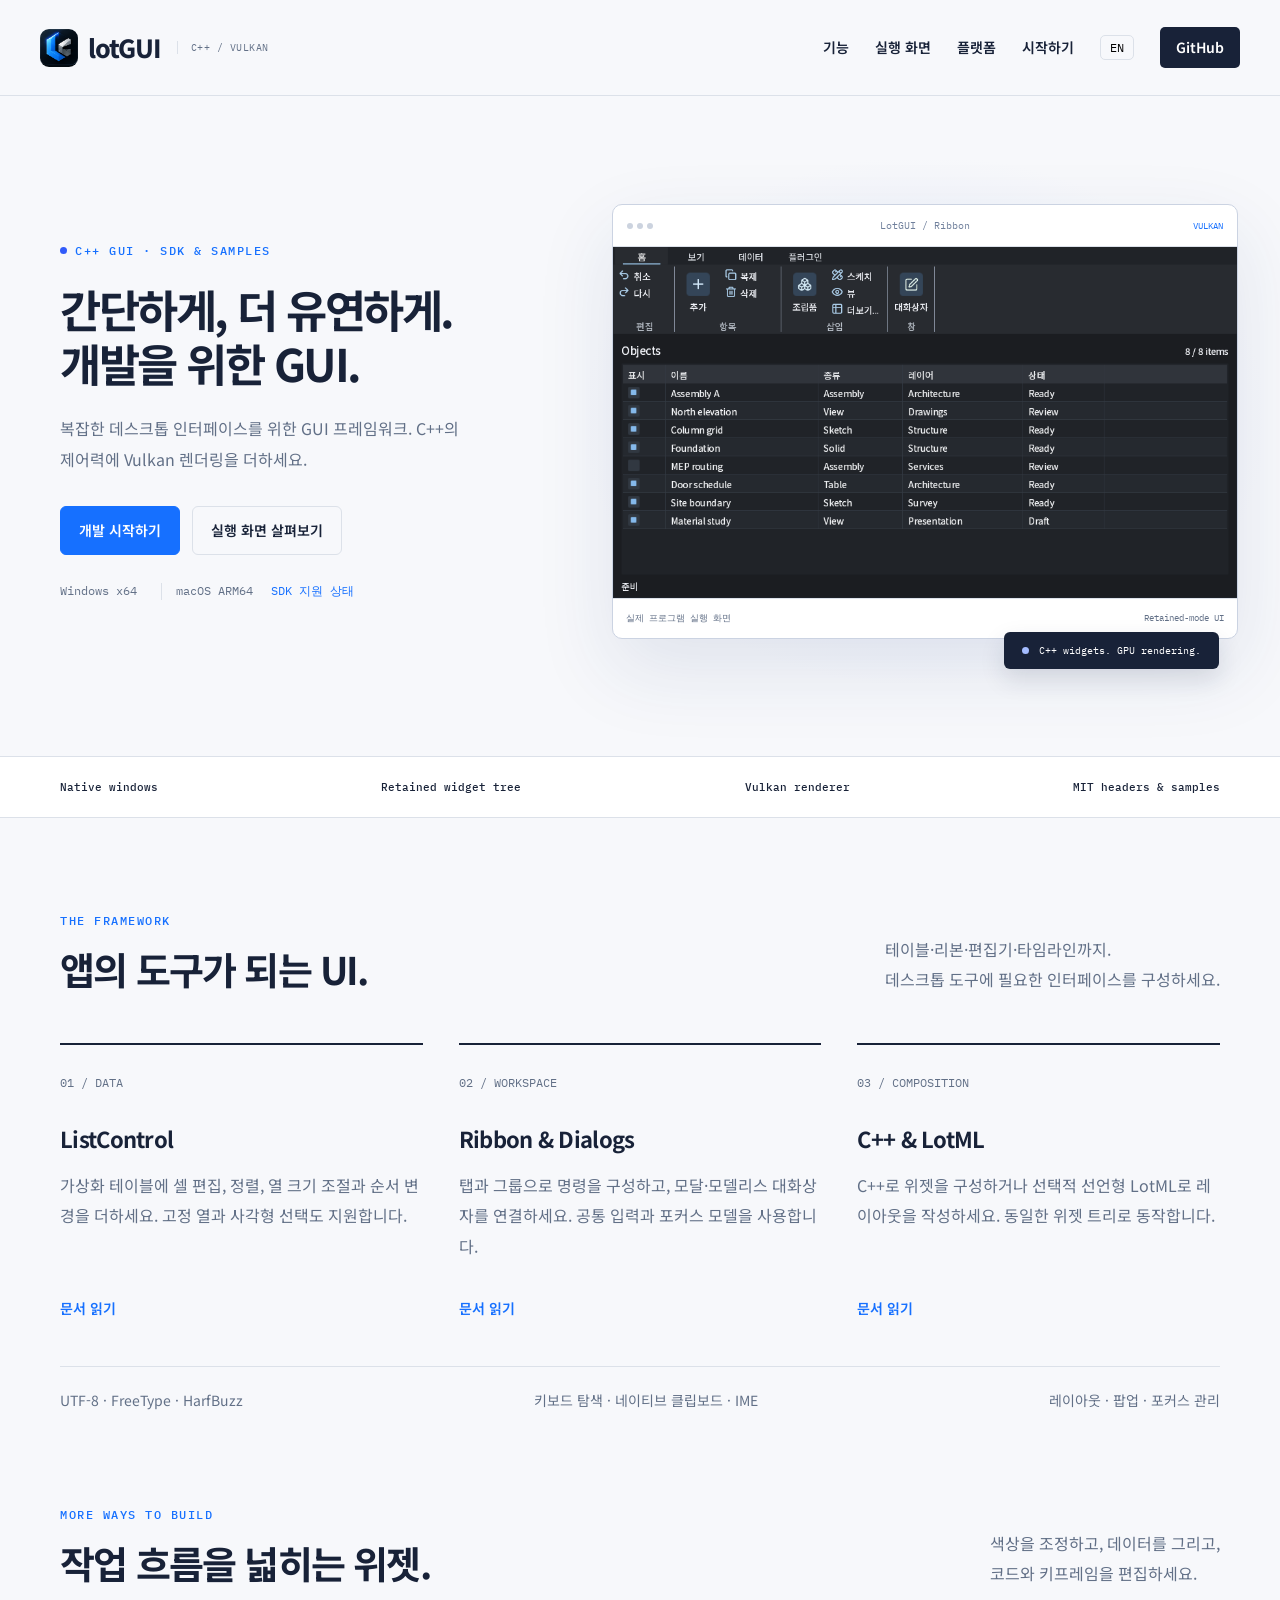
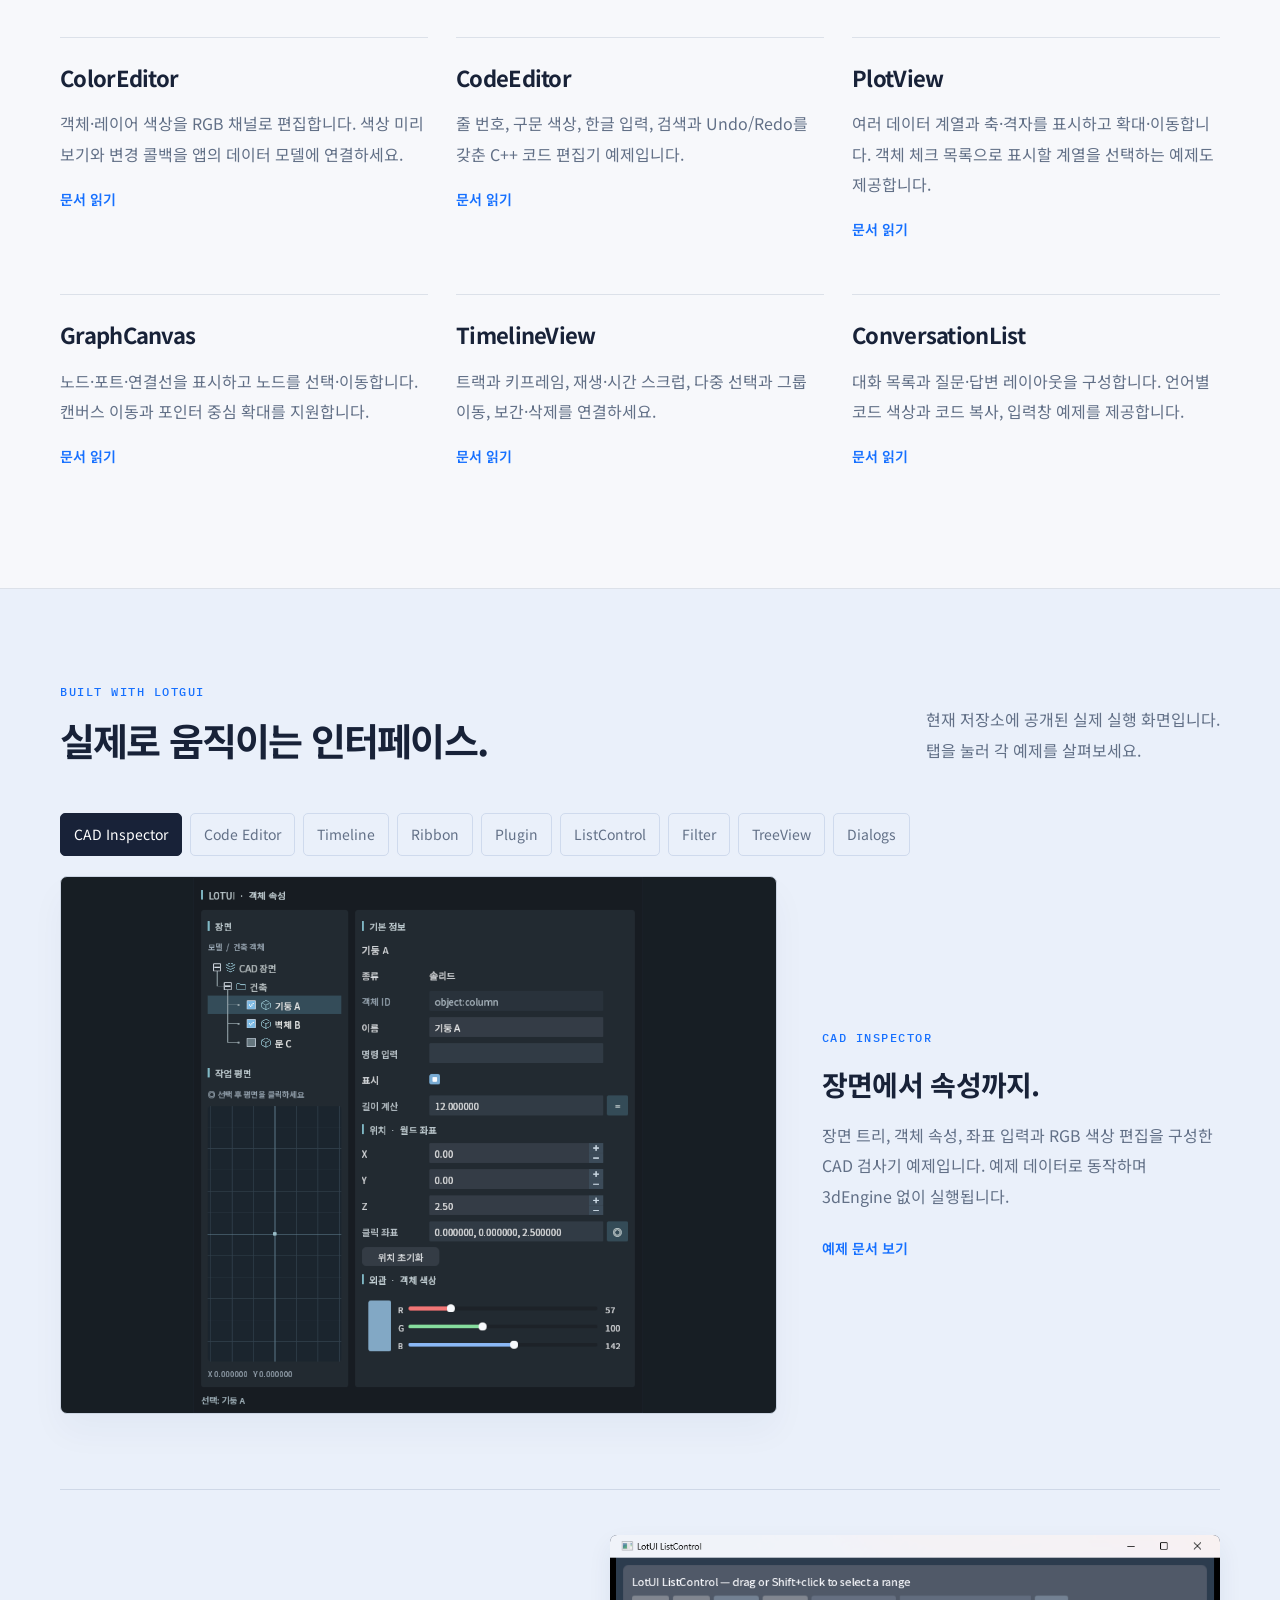
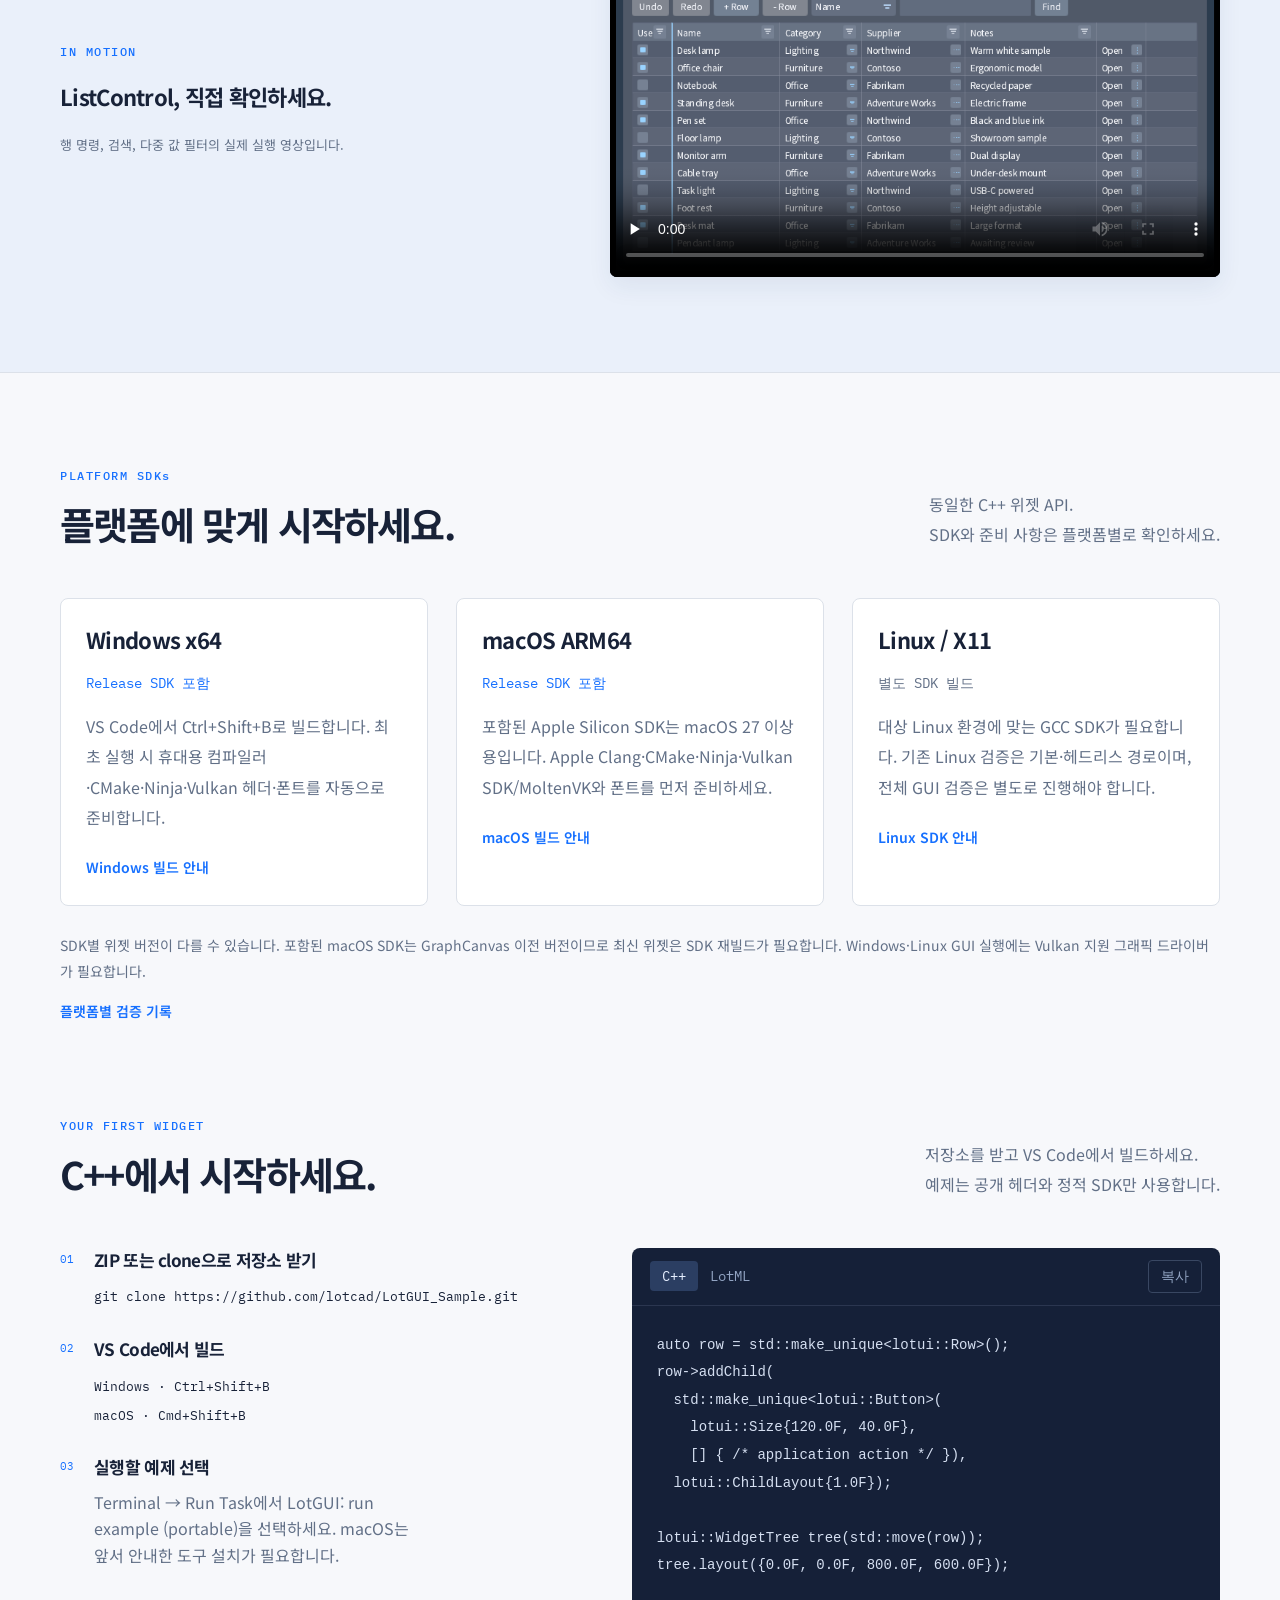
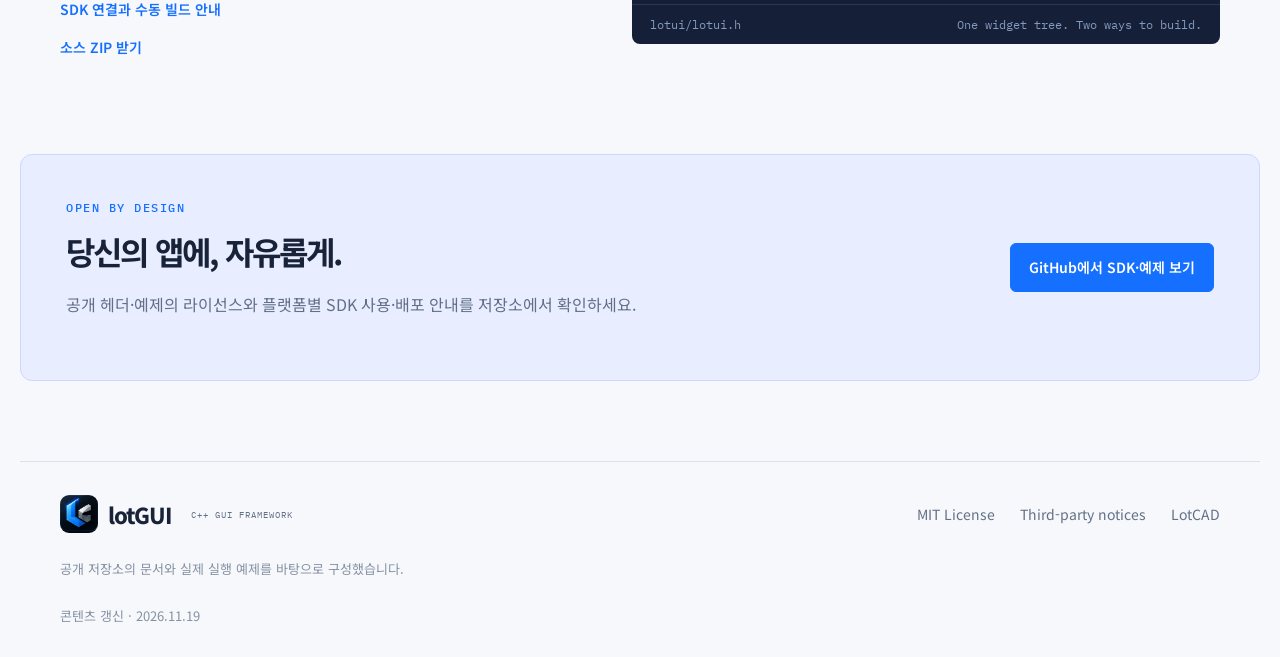
<file: lotgui/index.html>
<!doctype html>
<html lang="ko"><head><meta charset="utf-8"><meta name="viewport" content="width=device-width,initial-scale=1"><meta name="description" content="LotGUI — Vulkan 기반 크로스 플랫폼 C++ GUI 프레임워크"><meta name="theme-color" content="#f5f6fa"><title>LotGUI — Native UI, built with C++</title><link rel="stylesheet" href="style.css"></head><body>
<header class="top"><a class="brand" href="#" aria-label="LotGUI home"><span class="logo" role="img" aria-label="lotGUI blue and silver brand icon"></span>lotGUI<span class="tag">C++ / VULKAN</span></a><nav aria-label="Main"><a href="#features" data-t="navFeatures">기능</a><a href="#showcase" data-t="navDemo">실행 화면</a><a href="#platforms" data-t="navPlatforms">플랫폼</a><a href="#start" data-t="navStart">시작하기</a><button id="lang" aria-label="Switch language">EN</button><a class="github" href="https://github.com/lotcad/LotGUI_Sample" target="_blank" rel="noopener noreferrer">GitHub</a></nav></header>
<main><section class="hero wrap"><div class="hero-copy"><div class="eyebrow"><span class="dot"></span>C++ GUI · SDK & SAMPLES</div><h1 data-t="hero">간단하게, 더 유연하게.<br>개발을 위한 GUI.</h1><p class="lead" data-t="lead">복잡한 데스크톱 인터페이스를 위한 GUI 프레임워크. C++의 제어력에 Vulkan 렌더링을 더하세요.</p><div class="actions"><a class="btn primary" href="#start" data-t="start">개발 시작하기</a><a class="btn" href="#showcase" data-t="explore">실행 화면 살펴보기</a></div><div class="platforms"><span>Windows x64</span><span>macOS ARM64</span><a href="#platforms" data-t="platformStatus">SDK 지원 상태</a></div></div><div class="hero-stage"><div class="stage-top"><span><i></i><i></i><i></i></span><span>LotGUI / Ribbon</span><span class="live">VULKAN</span></div><img src="assets/ribbon-demo-home.png" alt="LotGUI 리본과 객체 목록의 실제 실행 화면" width="960" height="540"><div class="stage-bottom"><span data-t="real">실제 프로그램 실행 화면</span><span>Retained-mode UI</span></div><div class="floating-label"><span class="dot"></span> C++ widgets. GPU rendering.</div></div></section>
<div class="principles"><div class="wrap"><span><b>Native windows</b></span><span><b>Retained widget tree</b></span><span><b>Vulkan renderer</b></span><span><b>MIT headers & samples</b></span></div></div>
<section class="wrap section" id="features"><div class="section-head"><div><div class="eyebrow">THE FRAMEWORK</div><h2 data-t="featuresTitle">앱의 도구가 되는 UI.</h2></div><p data-t="featuresIntro">테이블·리본·편집기·타임라인까지.<br>데스크톱 도구에 필요한 인터페이스를 구성하세요.</p></div><div class="feature-grid"><article><span class="num">01 / DATA</span><h3>ListControl</h3><p data-t="table">가상화 테이블에 셀 편집, 정렬, 열 크기 조절과 순서 변경을 더하세요. 고정 열과 사각형 선택도 지원합니다.</p><a href="https://github.com/lotcad/LotGUI_Sample/blob/main/docs/list-control.md" data-t="readDocs">문서 읽기</a></article><article><span class="num">02 / WORKSPACE</span><h3>Ribbon & Dialogs</h3><p data-t="ribbon">탭과 그룹으로 명령을 구성하고, 모달·모델리스 대화상자를 연결하세요. 공통 입력과 포커스 모델을 사용합니다.</p><a href="https://github.com/lotcad/LotGUI_Sample/blob/main/docs/ribbon.md" data-t="readDocs">문서 읽기</a></article><article><span class="num">03 / COMPOSITION</span><h3>C++ & LotML</h3><p data-t="lotml">C++로 위젯을 구성하거나 선택적 선언형 LotML로 레이아웃을 작성하세요. 동일한 위젯 트리로 동작합니다.</p><a href="https://github.com/lotcad/LotGUI_Sample/blob/main/docs/declarative-ui.md" data-t="readDocs">문서 읽기</a></article></div><div class="detail-strip"><span data-t="textDetail">UTF-8 · FreeType · HarfBuzz</span><span data-t="inputDetail">키보드 탐색 · 네이티브 클립보드 · IME</span><span data-t="layoutDetail">레이아웃 · 팝업 · 포커스 관리</span></div></section>
<section class="wrap section controls" id="controls"><div class="section-head"><div><div class="eyebrow">MORE WAYS TO BUILD</div><h2 data-t="controlsTitle">작업 흐름을 넓히는 위젯.</h2></div><p data-t="controlsIntro">색상을 조정하고, 데이터를 그리고,<br>코드와 키프레임을 편집하세요.</p></div><div class="controls-grid"><article><h3>ColorEditor</h3><p data-t="control_color">객체·레이어 색상을 RGB 채널로 편집합니다. 색상 미리보기와 변경 콜백을 앱의 데이터 모델에 연결하세요.</p><a class="textlink" href="https://github.com/lotcad/LotGUI_Sample/blob/main/docs/color-editor.md" data-t="readDocs">문서 읽기</a></article><article><h3>CodeEditor</h3><p data-t="control_editor">줄 번호, 구문 색상, 한글 입력, 검색과 Undo/Redo를 갖춘 C++ 코드 편집기 예제입니다.</p><a class="textlink" href="https://github.com/lotcad/LotGUI_Sample/tree/main/examples/code_editor_demo" data-t="readDocs">문서 읽기</a></article><article><h3>PlotView</h3><p data-t="control_plot">여러 데이터 계열과 축·격자를 표시하고 확대·이동합니다. 객체 체크 목록으로 표시할 계열을 선택하는 예제도 제공합니다.</p><a class="textlink" href="https://github.com/lotcad/LotGUI_Sample/blob/main/docs/plot-view.md" data-t="readDocs">문서 읽기</a></article><article><h3>GraphCanvas</h3><p data-t="control_graph">노드·포트·연결선을 표시하고 노드를 선택·이동합니다. 캔버스 이동과 포인터 중심 확대를 지원합니다.</p><a class="textlink" href="https://github.com/lotcad/LotGUI_Sample/blob/main/docs/graph-canvas.md" data-t="readDocs">문서 읽기</a></article><article><h3>TimelineView</h3><p data-t="control_timeline">트랙과 키프레임, 재생·시간 스크럽, 다중 선택과 그룹 이동, 보간·삭제를 연결하세요.</p><a class="textlink" href="https://github.com/lotcad/LotGUI_Sample/blob/main/docs/timeline-view.md" data-t="readDocs">문서 읽기</a></article><article><h3>ConversationList</h3><p data-t="control_conversation">대화 목록과 질문·답변 레이아웃을 구성합니다. 언어별 코드 색상과 코드 복사, 입력창 예제를 제공합니다.</p><a class="textlink" href="https://github.com/lotcad/LotGUI_Sample/blob/main/docs/conversation-list.md" data-t="readDocs">문서 읽기</a></article></div></section>
<section class="showcase section" id="showcase"><div class="wrap"><div class="section-head"><div><div class="eyebrow">BUILT WITH LOTGUI</div><h2 data-t="showcaseTitle">실제로 움직이는 인터페이스.</h2></div><p data-t="showcaseIntro">현재 저장소에 공개된 실제 실행 화면입니다.<br>탭을 눌러 각 예제를 살펴보세요.</p></div><div class="demo-tabs" role="tablist" aria-label="Widget examples"><button class="active" role="tab" aria-selected="true" id="tab-inspector" aria-controls="demo-panel" data-demo="inspector">CAD Inspector</button><button role="tab" aria-selected="false" id="tab-editor" aria-controls="demo-panel" data-demo="editor">Code Editor</button><button role="tab" aria-selected="false" id="tab-timeline" aria-controls="demo-panel" data-demo="timeline">Timeline</button><button role="tab" aria-selected="false" id="tab-ribbon" aria-controls="demo-panel" data-demo="ribbon">Ribbon</button><button role="tab" aria-selected="false" id="tab-plugin" aria-controls="demo-panel" data-demo="plugin">Plugin</button><button role="tab" aria-selected="false" id="tab-table" aria-controls="demo-panel" data-demo="table">ListControl</button><button role="tab" aria-selected="false" id="tab-filter" aria-controls="demo-panel" data-demo="filter">Filter</button><button role="tab" aria-selected="false" id="tab-tree" aria-controls="demo-panel" data-demo="tree">TreeView</button><button role="tab" aria-selected="false" id="tab-dialogs" aria-controls="demo-panel" data-demo="dialogs">Dialogs</button></div><div class="demo-display" role="tabpanel" id="demo-panel" aria-labelledby="tab-inspector"><div class="demo-image"><img id="demo-image" src="assets/cad-inspector-demo.png" alt="LotGUI CAD inspector demo" width="840" height="1000" loading="lazy"></div><div class="demo-caption"><span class="eyebrow" id="demo-count">CAD INSPECTOR</span><h3 id="demo-title">장면에서 속성까지.</h3><p id="demo-description">장면 트리·속성 입력·색상 편집을 갖춘 CAD 검사기 예제입니다.</p><a class="textlink" id="demo-doc" href="https://github.com/lotcad/LotGUI_Sample/blob/main/docs/list-control.md" data-t="exampleDocs">예제 문서 보기</a></div></div><div class="video-row"><div><span class="eyebrow">IN MOTION</span><h3 data-t="videoTitle">ListControl, 직접 확인하세요.</h3><p data-t="videoDesc">행 명령, 검색, 다중 값 필터의 실제 실행 영상입니다.</p></div><video controls playsinline preload="none" poster="assets/list-control-demo.png" aria-label="LotGUI ListControl demo video"><source src="assets/list-control-demo.mp4" type="video/mp4"><a href="assets/list-control-demo.mp4">Download video</a></video></div></div></section>
<section class="wrap section" id="platforms"><div class="section-head"><div><div class="eyebrow">PLATFORM SDKs</div><h2 data-t="platformsTitle">플랫폼에 맞게 시작하세요.</h2></div><p data-t="platformsIntro">동일한 C++ 위젯 API.<br>SDK와 준비 사항은 플랫폼별로 확인하세요.</p></div><div class="platform-grid"><article><h3>Windows x64</h3><span class="sdk-label" data-t="sdkIncluded">Release SDK 포함</span><p data-t="windowsDesc">VS Code에서 Ctrl+Shift+B로 빌드합니다. 최초 실행 시 휴대용 컴파일러·CMake·Ninja·Vulkan 헤더·폰트를 자동으로 준비합니다.</p><a class="textlink" href="https://github.com/lotcad/LotGUI_Sample/blob/main/docs/portable-build.md" data-t="windowsGuide">Windows 빌드 안내</a></article><article><h3>macOS ARM64</h3><span class="sdk-label" data-t="sdkIncluded">Release SDK 포함</span><p data-t="macDesc">포함된 Apple Silicon SDK는 macOS 27 이상용입니다. Apple Clang·CMake·Ninja·Vulkan SDK/MoltenVK와 폰트를 먼저 준비하세요.</p><a class="textlink" href="https://github.com/lotcad/LotGUI_Sample/blob/main/docs/macos-build.md" data-t="macGuide">macOS 빌드 안내</a></article><article><h3>Linux / X11</h3><span class="sdk-label secondary" data-t="sdkBuild">별도 SDK 빌드</span><p data-t="linuxDesc">대상 Linux 환경에 맞는 GCC SDK가 필요합니다. 기존 Linux 검증은 기본·헤드리스 경로이며, 전체 GUI 검증은 별도로 진행해야 합니다.</p><a class="textlink" href="https://github.com/lotcad/LotGUI_Sample/blob/main/docs/sdk-distribution.md" data-t="linuxGuide">Linux SDK 안내</a></article></div><p class="compatibility" data-t="compatibility">SDK별 위젯 버전이 다를 수 있습니다. 포함된 macOS SDK는 GraphCanvas 이전 버전이므로 최신 위젯은 SDK 재빌드가 필요합니다. Windows·Linux GUI 실행에는 Vulkan 지원 그래픽 드라이버가 필요합니다.</p><a class="textlink" href="https://github.com/lotcad/LotGUI_Sample/blob/main/docs/verification.md" data-t="verification">플랫폼별 검증 기록</a></section>
<section class="wrap section" id="start"><div class="section-head"><div><div class="eyebrow">YOUR FIRST WIDGET</div><h2 data-t="startTitle">C++에서 시작하세요.</h2></div><p data-t="startIntro">저장소를 받고 VS Code에서 빌드하세요.<br>예제는 공개 헤더와 정적 SDK만 사용합니다.</p></div><div class="start-grid"><div class="steps"><article><span>01</span><div><h3 data-t="step1">ZIP 또는 clone으로 저장소 받기</h3><code>git clone https://github.com/lotcad/LotGUI_Sample.git</code></div></article><article><span>02</span><div><h3 data-t="step2">VS Code에서 빌드</h3><code>Windows · Ctrl+Shift+B<br>macOS · Cmd+Shift+B</code></div></article><article><span>03</span><div><h3 data-t="step3">실행할 예제 선택</h3><p data-t="moduleDesc">Terminal → Run Task에서 LotGUI: run example (portable)을 선택하세요. macOS는 앞서 안내한 도구 설치가 필요합니다.</p></div></article><a class="textlink" href="https://github.com/lotcad/LotGUI_Sample/blob/main/docs/sdk-distribution.md" data-t="buildGuide">SDK 연결과 수동 빌드 안내</a><a class="textlink source-zip" href="https://github.com/lotcad/LotGUI_Sample/archive/refs/heads/main.zip" data-t="sourceZip">소스 ZIP 받기</a></div><div class="code-box"><div class="code-head"><div role="tablist" aria-label="Code language"><button class="active" role="tab" aria-selected="true" aria-controls="code-panel" id="code-cpp" data-code="cpp">C++</button><button role="tab" aria-selected="false" aria-controls="code-panel" id="code-lotml" data-code="lotml">LotML</button></div><button id="copy" data-t="copy">복사</button></div><pre id="code-panel" role="tabpanel" aria-labelledby="code-cpp"><code id="code-content"></code></pre><div class="code-foot">lotui/lotui.h <span>One widget tree. Two ways to build.</span></div></div></div></section>
<section class="license wrap"><div><div class="eyebrow">OPEN BY DESIGN</div><h2 data-t="licenseTitle">당신의 앱에, 자유롭게.</h2><p data-t="licenseDesc">공개 헤더·예제의 라이선스와 플랫폼별 SDK 사용·배포 안내를 저장소에서 확인하세요.</p></div><a class="btn primary" href="https://github.com/lotcad/LotGUI_Sample" data-t="source">GitHub에서 SDK·예제 보기</a></section></main>
<footer class="wrap"><a class="brand" href="#"><span class="logo" role="img" aria-label="lotGUI blue and silver brand icon"></span>lotGUI<span class="footer-note">C++ GUI FRAMEWORK</span></a><div><a href="https://github.com/lotcad/LotGUI_Sample/blob/main/LICENSE">MIT License</a><a href="https://github.com/lotcad/LotGUI_Sample/blob/main/THIRD_PARTY_NOTICES.md">Third-party notices</a><a href="https://lotcad.github.io/">LotCAD</a></div><p data-t="footer">공개 저장소의 문서와 실제 실행 예제를 바탕으로 구성했습니다.</p><p data-t="updated">콘텐츠 갱신 · 2026.11.19</p></footer><span id="announcement" class="sr-only" role="status"></span><script src="app.js"></script></body></html>
</file>
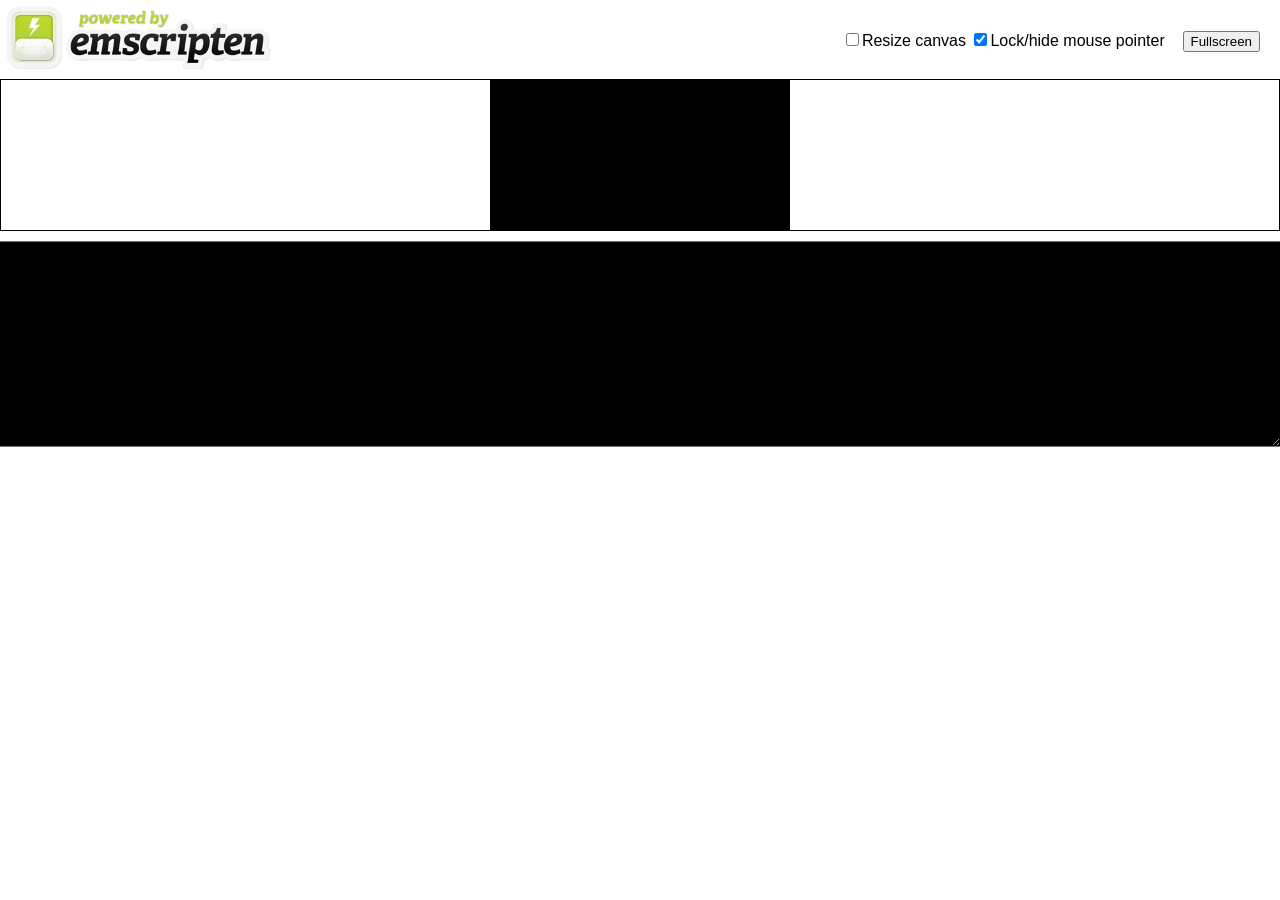
<file: web/WebGPUApp.html>
<!doctypehtml><html lang=en-us><head><meta charset=utf-8><meta content="text/html; charset=utf-8"http-equiv=Content-Type><title>Emscripten-Generated Code</title><style>body{font-family:arial;margin:0;padding:none}.emscripten{padding-right:0;margin-left:auto;margin-right:auto;display:block}div.emscripten{text-align:center}div.emscripten_border{border:1px solid #000}canvas.emscripten{border:0 none;background-color:#000}#emscripten_logo{display:inline-block;margin:0;padding:6px;width:265px}.spinner{height:30px;width:30px;margin:0;margin-top:20px;margin-left:20px;display:inline-block;vertical-align:top;-webkit-animation:rotation .8s linear infinite;-moz-animation:rotation .8s linear infinite;-o-animation:rotation .8s linear infinite;animation:rotation .8s linear infinite;border-left:5px solid #ebebeb;border-right:5px solid #ebebeb;border-bottom:5px solid #ebebeb;border-top:5px solid #787878;border-radius:100%;background-color:#bdd72e}@-webkit-keyframes rotation{from{-webkit-transform:rotate(0)}to{-webkit-transform:rotate(360deg)}}@-moz-keyframes rotation{from{-moz-transform:rotate(0)}to{-moz-transform:rotate(360deg)}}@-o-keyframes rotation{from{-o-transform:rotate(0)}to{-o-transform:rotate(360deg)}}@keyframes rotation{from{transform:rotate(0)}to{transform:rotate(360deg)}}#status{display:inline-block;vertical-align:top;margin-top:30px;margin-left:20px;font-weight:700;color:#787878}#progress{height:20px;width:300px}#controls{display:inline-block;float:right;vertical-align:top;margin-top:30px;margin-right:20px}#output{width:100%;height:200px;margin:0 auto;margin-top:10px;border-left:0;border-right:0px;padding-left:0;padding-right:0;display:block;background-color:#000;color:#fff;font-family:'Lucida Console',Monaco,monospace;outline:0}</style></head><body><a href=http://emscripten.org><img id=emscripten_logo src=[data-uri]></a><div class=spinner id=spinner></div><div class=emscripten id=status>Downloading...</div><span id=controls><span><input type=checkbox id=resize>Resize canvas</span> <span><input type=checkbox id=pointerLock checked>Lock/hide mouse pointer    </span><span><input type=button onclick='Module.requestFullscreen(document.getElementById("pointerLock").checked,document.getElementById("resize").checked)'value=Fullscreen></span></span><div class=emscripten><progress hidden id=progress max=100 value=0></progress></div><div class=emscripten_border><canvas class=emscripten id=canvas oncontextmenu=event.preventDefault() tabindex=-1></canvas></div><textarea id=output rows=8></textarea><script>var statusElement=document.getElementById("status"),progressElement=document.getElementById("progress"),spinnerElement=document.getElementById("spinner"),canvasElement=document.getElementById("canvas"),outputElement=document.getElementById("output");outputElement&&(outputElement.value=""),canvasElement.addEventListener("webglcontextlost",(e=>{alert("WebGL context lost. You will need to reload the page."),e.preventDefault()}),!1);var setStatus=e=>{if(setStatus.last||(setStatus.last={time:Date.now(),text:""}),e!==setStatus.last.text){var t=e.match(/([^(]+)\((\d+(\.\d+)?)\/(\d+)\)/),n=Date.now();t&&n-setStatus.last.time<30||(setStatus.last.time=n,setStatus.last.text=e,t?(e=t[1],progressElement.value=100*parseInt(t[2]),progressElement.max=100*parseInt(t[4]),progressElement.hidden=!1,spinnerElement.hidden=!1):(progressElement.value=null,progressElement.max=null,progressElement.hidden=!0,e||(spinnerElement.style.display="none")),statusElement.innerHTML=e)}},Module={print(...e){if(console.log(...e),outputElement){var t=e.join(" ");outputElement.value+=t+"\n",outputElement.scrollTop=outputElement.scrollHeight}},canvas:canvasElement,setStatus:setStatus,totalDependencies:0,monitorRunDependencies(e){this.totalDependencies=Math.max(this.totalDependencies,e),setStatus(e?"Preparing... ("+(this.totalDependencies-e)+"/"+this.totalDependencies+")":"All downloads complete.")}};setStatus("Downloading..."),window.onerror=window.onunhandledrejection=()=>{setStatus("Exception thrown, see JavaScript console"),spinnerElement.style.display="none",setStatus=e=>{e&&console.error("[post-exception status] "+e)}}</script><script async src=WebGPUApp.js></script></body></html>
</file>
<file: css/style.css>
:root {
  color-scheme: dark;
  --bg: #0b1119;
  --panel: #151f2b;
  --green: #22d97a;
  --text: #eef3f8;
  --muted: #a2b0bf;
}
* { box-sizing: border-box; }
body {
  margin: 0;
  font-family: system-ui, -apple-system, "Segoe UI", sans-serif;
  background: var(--bg);
  color: var(--text);
  line-height: 1.6;
}
header {
  padding: 20px 7%;
  display: flex;
  justify-content: space-between;
  align-items: center;
  border-bottom: 1px solid #25303b;
}
.brand {
  display: inline-flex;
  align-items: center;
  gap: 10px;
  font-size: 25px;
  font-weight: 800;
  color: var(--green);
}
.brand img {
  display: block;
  width: 40px;
  height: 40px;
  object-fit: contain;
}
nav { display: flex; gap: 20px; }
a { color: inherit; text-decoration: none; }
nav a { color: var(--muted); }
nav a:hover { color: var(--green); }
.hero {
  text-align: center;
  padding: 110px 20px 90px;
  background: radial-gradient(ellipse at top, #123829, var(--bg) 70%);
}
.eyebrow {
  color: var(--green);
  font-weight: 600;
  letter-spacing: 3px;
  font-size: 13px;
}
h1 {
  font-size: clamp(40px, 7vw, 76px);
  line-height: 1.1;
  margin: 20px 0;
}
.hero p {
  color: var(--muted);
  max-width: 620px;
  margin: 0 auto 32px;
  font-size: 18px;
}
.buttons {
  display: flex;
  gap: 12px;
  justify-content: center;
  flex-wrap: wrap;
}
.button {
  padding: 12px 23px;
  border-radius: 8px;
  background: var(--green);
  color: #08150e;
  font-weight: 700;
}
.button.secondary {
  background: #263444;
  color: white;
}
section {
  max-width: 1100px;
  margin: auto;
  padding: 65px 24px;
}
#download .buttons,
#videos .buttons { justify-content: flex-start; }
.video-player {
  margin: 28px 0 20px;
  aspect-ratio: 16 / 9;
  overflow: hidden;
  border-radius: 14px;
  background: var(--panel);
  border: 1px solid #2a3643;
}
.video-player iframe {
  display: block;
  width: 100%;
  height: 100%;
  border: 0;
}
h2 { font-size: 30px; margin-bottom: 12px; }
.muted { color: var(--muted); }
.grid {
  display: grid;
  grid-template-columns: repeat(3, 1fr);
  gap: 18px;
  margin-top: 28px;
}
.card {
  padding: 26px;
  border-radius: 14px;
  background: var(--panel);
  border: 1px solid #2a3643;
}
.card h3 { margin-top: 0; }
.card p { color: var(--muted); }
.platforms {
  display: flex;
  flex-wrap: wrap;
  gap: 10px;
  margin-top: 24px;
}
.platforms a {
  background: var(--panel);
  border: 1px solid #304052;
  padding: 9px 16px;
  border-radius: 8px;
}
footer {
  text-align: center;
  padding: 35px 20px;
  border-top: 1px solid #25303b;
  color: var(--muted);
}
footer .legal {
  margin: 12px auto 0;
  max-width: 760px;
  font-size: 12px;
  line-height: 1.6;
  opacity: 0.8;
}
footer .legal summary {
  cursor: pointer;
  display: inline-block;
}
footer .legal p {
  margin: 8px 0 0;
}
@media (max-width: 700px) {
  header { flex-direction: column; gap: 12px; }
  nav { gap: 12px; font-size: 14px; flex-wrap: wrap; justify-content: center; }
  .grid { grid-template-columns: 1fr; }
  .hero { padding: 75px 20px; }
}

.text-link { color: var(--green); text-decoration: underline; text-underline-offset: 3px; }
.card .text-link { display: block; margin-top: 10px; }
.format-table { margin-top: 28px; overflow-x: auto; border: 1px solid #2a3643; border-radius: 14px; background: var(--panel); }
table { width: 100%; border-collapse: collapse; min-width: 680px; text-align: left; }
caption { padding: 16px 20px; text-align: left; color: var(--muted); }
th, td { padding: 16px 20px; vertical-align: top; border-top: 1px solid #2a3643; }
thead th { color: var(--green); }
tbody th { white-space: nowrap; }
td { color: var(--muted); }
td a { color: var(--green); text-decoration: underline; text-underline-offset: 3px; }
nav { flex-wrap: wrap; justify-content: center; }
a:focus-visible { outline: 2px solid var(--green); outline-offset: 4px; }

.screenshot-card { margin: 0; overflow: hidden; background: var(--panel); border: 1px solid #2a3643; border-radius: 14px; }
.screenshot-card > a { display: block; aspect-ratio: 8 / 5; background: var(--bg); }
.screenshot-card img { display: block; width: 100%; height: 100%; object-fit: contain; }
.screenshot-card figcaption { padding: 20px; }
.screenshot-card h3 { margin-top: 0; }
.screenshot-card p { color: var(--muted); margin-bottom: 0; }

.concept-art { margin: 28px 0 0; overflow: hidden; border: 1px solid #2a3643; border-radius: 14px; background: var(--panel); }
.concept-art img { display: block; width: 100%; height: auto; }
.concept-art figcaption { padding: 14px 20px; color: var(--muted); font-size: 14px; }
.screenshot-grid { grid-template-columns: repeat(2, minmax(0, 1fr)); }
#navigation-demo { margin-top: 48px; }
@media (max-width: 700px) {
  .screenshot-grid { grid-template-columns: 1fr; }
}

.platforms a:hover { border-color: var(--green); color: var(--green); }
#download .button[id] { scroll-margin-top: 24px; }

header { gap: 20px; flex-wrap: wrap; }
.language-control { display: flex; align-items: center; gap: 8px; font-size: 14px; }
.language-control label { color: var(--muted); }
.language-control select { font: inherit; color: var(--text); background: var(--panel); border: 1px solid #304052; border-radius: 8px; padding: 8px 12px; cursor: pointer; }
.language-control select:focus-visible { outline: 2px solid var(--green); outline-offset: 4px; }
#language-status:empty { display: none; }
#language-status { color: var(--muted); max-width: 220px; }
html { word-break: normal; overflow-wrap: break-word; }
html:lang(ko) p { word-break: keep-all; }


#sdk-gui-examples { margin-top: 40px; scroll-margin-top: 24px; }
.sdk-gui-grid h4 { margin: 0 0 12px; font-size: 20px; }
.sdk-gui-grid figcaption .text-link { display: inline-block; margin-top: 14px; }
</file>
<file: lotgui/style.css>
@import url('https://fonts.googleapis.com/css2?family=IBM+Plex+Mono:wght@400;500&family=Noto+Sans+KR:wght@400;500;600;700;800;900&display=swap');
:root{--ink:#182238;--muted:#627087;--blue:#1670ff;--line:#dce1e9;--paper:#f7f8fb;--mono:'IBM Plex Mono',monospace}*{box-sizing:border-box}html{scroll-behavior:smooth;scroll-padding-top:100px}body{margin:0;background:var(--paper);color:var(--ink);font-family:'Noto Sans KR',system-ui,sans-serif;line-height:1.65}a{color:inherit;text-decoration:none}button{font:inherit;cursor:pointer}a,button{touch-action:manipulation}button:focus-visible,a:focus-visible,video:focus-visible{outline:3px solid var(--blue);outline-offset:5px}.wrap{max-width:1240px;margin:auto;padding-left:40px;padding-right:40px}.top{max-width:1440px;margin:auto;display:flex;align-items:center;justify-content:space-between;padding:27px 40px;border-bottom:1px solid var(--line);gap:24px}.brand{font-size:25px;font-weight:800;letter-spacing:-1.2px;display:flex;gap:10px;align-items:center;white-space:nowrap}.logo{font-size:25px;background:var(--ink);border-radius:8px;color:white;width:36px;height:36px;line-height:36px;text-align:center;letter-spacing:-4px;padding-right:3px}.logo span{color:#a8bdff;font-size:19px}.tag{font:10px var(--mono);letter-spacing:.5px;color:var(--muted);border-left:1px solid var(--line);padding-left:13px;margin-left:6px}.top nav{display:flex;gap:26px;align-items:center;font-size:13px;font-weight:600}.top nav a:hover{color:var(--blue)}#lang{border:1px solid var(--line);border-radius:5px;padding:4px 9px;background:transparent;font:12px var(--mono)}.github{background:var(--ink);color:white!important;padding:9px 16px;border-radius:5px}.hero{display:grid;grid-template-columns:.95fr 1.15fr;gap:50px;align-items:center;min-height:660px;padding-top:90px;padding-bottom:100px}.eyebrow{font:11px var(--mono);font-weight:500;letter-spacing:1.5px;color:var(--blue);display:flex;align-items:center;gap:8px}.dot{display:inline-block;width:7px;height:7px;background:#315bfa;border-radius:50%}h1{font-size:clamp(42px,4.4vw,65px);line-height:1.2;letter-spacing:-3px;margin:24px 0}h2{font-size:38px;letter-spacing:-1.8px;line-height:1.35;margin:15px 0 0}h3{font-size:22px;letter-spacing:-.7px;line-height:1.4}.lead{font-size:16px;color:var(--muted);max-width:400px;line-height:1.95;margin-bottom:30px}.actions{display:flex;gap:12px;flex-wrap:wrap}.btn{padding:12px 18px;border:1px solid var(--line);border-radius:6px;font-size:13px;font-weight:600;display:inline-flex;align-items:center;justify-content:center;gap:14px;transition:transform .2s,background .2s}.btn:hover{transform:translateY(-2px);background:#e8edff}.primary{background:var(--blue);border-color:var(--blue);color:white}.primary:hover{background:#2146d8}.platforms{display:flex;gap:0;color:var(--muted);font:10px var(--mono);margin-top:28px}.platforms span+span{border-left:1px solid var(--line);padding-left:14px;margin-left:14px}.hero-stage{position:relative;transform:perspective(1200px) rotateY(-4deg);border:1px solid #cbd3e2;box-shadow:0 30px 80px #1937751b;border-radius:10px;background:white;margin-right:-18px}.hero-stage:before{content:'';position:absolute;inset:-45px -25px;background:radial-gradient(ellipse,#cbd7ff70,transparent 72%);z-index:-1}.stage-top{display:flex;align-items:center;justify-content:space-between;font:10px var(--mono);color:#70809c;padding:14px;border-bottom:1px solid var(--line)}.stage-top i{display:inline-block;width:6px;height:6px;background:#ccd3df;border-radius:50%;margin-right:4px}.live{color:var(--blue);font-size:9px}.hero-stage img{display:block;width:100%;height:auto}.stage-bottom{display:flex;justify-content:space-between;gap:15px;padding:13px;font:9px var(--mono);color:var(--muted);border-top:1px solid var(--line)}.floating-label{position:absolute;bottom:-31px;right:18px;background:var(--ink);color:white;padding:12px 18px;border-radius:6px;font:10px var(--mono);box-shadow:0 10px 25px #14254620;display:flex;align-items:center;gap:10px}.floating-label .dot{background:#a4bcff}.principles{border-top:1px solid var(--line);border-bottom:1px solid var(--line);background:white}.principles .wrap{display:flex;justify-content:space-between;padding-top:23px;padding-bottom:23px;gap:24px;font:11px var(--mono);color:#8d98a9}.principles b{font-weight:500;color:var(--ink);margin-left:14px}.section{padding-top:95px;padding-bottom:95px}.section-head{display:flex;justify-content:space-between;align-items:flex-end;gap:40px;margin-bottom:48px}.section-head p{max-width:350px;color:var(--muted);font-size:13px;margin:0;line-height:1.9}.feature-grid{display:grid;grid-template-columns:repeat(3,1fr);gap:36px}.feature-grid article{border-top:2px solid var(--ink);padding-top:22px}.num{font:10px var(--mono);color:var(--muted)}.feature-grid h3{margin:30px 0 16px}.feature-grid p{font-size:14px;color:var(--muted);line-height:1.9;min-height:108px}.feature-grid a,.textlink{font-size:12px;font-weight:600;color:var(--blue)}.feature-grid a:hover,.textlink:hover{text-decoration:underline}.detail-strip{display:flex;justify-content:space-between;gap:20px;border-top:1px solid var(--line);margin-top:46px;padding-top:22px;font-size:11px;color:var(--muted)}.showcase{background:#eaf0fa;border-block:1px solid var(--line)}.demo-tabs{display:flex;gap:8px;margin-bottom:20px;flex-wrap:wrap}.demo-tabs button{padding:9px 18px;border-radius:5px;border:1px solid #cfdaed;background:transparent;color:var(--muted);font-size:12px}.demo-tabs button.active{background:var(--ink);border-color:var(--ink);color:white}.demo-display{display:grid;grid-template-columns:1.8fr 1fr;gap:45px;align-items:center}.demo-image{border:1px solid #cbd4e2;border-radius:7px;overflow:hidden;background:white;box-shadow:0 18px 35px #20386a0a;aspect-ratio:836/469;display:flex;align-items:center}.demo-image img{width:100%;height:100%;object-fit:contain}.demo-caption h3{font-size:28px;margin:20px 0 14px}.demo-caption p{font-size:13px;color:var(--muted);line-height:1.9}.demo-caption a{display:inline-block;margin-top:10px}.video-row{display:grid;grid-template-columns:1fr 1.3fr;gap:80px;margin-top:75px;border-top:1px solid #cfd8e7;padding-top:45px;align-items:center}.video-row p{font-size:13px;color:var(--muted)}video{width:100%;border-radius:7px;background:var(--ink);box-shadow:0 10px 25px #20386a12}.start-grid{display:grid;grid-template-columns:1fr 1.15fr;gap:60px}.steps article{display:flex;gap:20px;margin-bottom:27px}.steps article>span{font:11px var(--mono);color:var(--blue);padding-top:4px}.steps h3{font-size:15px;margin:0 0 10px}.steps code{font:11px/1.9 var(--mono);overflow-wrap:anywhere}.steps p{font-size:13px;color:var(--muted);max-width:330px;margin:0}.code-box{background:#152038;color:#d5dff1;border-radius:8px;overflow:hidden;align-self:start}.code-head{display:flex;align-items:center;justify-content:space-between;padding:12px 18px;border-bottom:1px solid #2b3650}.code-head button{font:11px var(--mono);padding:6px 12px;background:transparent;border:0;color:#92a4c3}.code-head button.active{background:#2b3e62;color:#e5eeff;border-radius:4px}.code-head #copy{border:1px solid #394762;border-radius:4px}.code-box pre{margin:0;padding:25px;overflow:auto;min-height:245px;font:12px/1.9 var(--mono);tab-size:2}.code-foot{border-top:1px solid #2b3650;display:flex;justify-content:space-between;padding:12px 18px;font:9px var(--mono);color:#8499be;gap:20px}.license{display:flex;justify-content:space-between;align-items:center;gap:60px;background:#e8edff;border:1px solid #cdd7ff;border-radius:12px;padding:45px;margin-bottom:80px}.license h2{font-size:32px}.license p{font-size:13px;max-width:610px;color:var(--muted);line-height:1.9}.license .btn{white-space:nowrap}footer{border-top:1px solid var(--line);padding-top:33px;padding-bottom:30px;display:flex;flex-wrap:wrap;align-items:center;justify-content:space-between;gap:25px}footer .brand{font-size:22px}.footer-note{font:9px var(--mono);letter-spacing:1px;color:var(--muted);margin-left:10px}footer>div{display:flex;gap:25px;font-size:11px;color:var(--muted)}footer p{width:100%;font-size:10px;color:#8591a4;margin:0}.sr-only{position:absolute;width:1px;height:1px;padding:0;overflow:hidden;clip:rect(0,0,0,0);white-space:nowrap;border:0}
@media(min-width:1450px){.hero{min-height:710px}}@media(max-width:950px){.tag{display:none}.top nav{gap:17px}.hero{gap:28px}.hero-stage{margin-right:0}h1{font-size:44px}.wrap{padding-left:28px;padding-right:28px}.feature-grid{gap:24px}.demo-display{gap:30px}.start-grid{gap:30px}.license{margin-left:28px;margin-right:28px}.code-foot span{display:none}}@media(max-width:700px){.top{padding:18px 20px;gap:12px}.top nav{gap:12px}.top nav>a:not(.github){display:none}.top .brand{font-size:22px}.github{font-size:11px;padding:7px 10px}.hero{grid-template-columns:1fr;padding-top:55px;padding-bottom:80px;gap:48px;min-height:0}.wrap{padding-left:22px;padding-right:22px}h1{font-size:48px;letter-spacing:-2.5px}.lead{max-width:100%;font-size:15px}.hero-stage{transform:none}.floating-label{right:10px;font-size:9px}.principles .wrap{display:grid;grid-template-columns:1fr 1fr;gap:18px 10px;font-size:9px}.principles b{margin-left:8px}.section{padding-top:65px;padding-bottom:65px}.section-head{display:block;margin-bottom:32px}.section-head p{margin-top:20px}h2{font-size:30px}.feature-grid{grid-template-columns:1fr;gap:34px}.feature-grid h3{margin:18px 0 10px}.feature-grid p{min-height:0}.detail-strip{flex-direction:column;gap:12px}.demo-display{grid-template-columns:1fr;gap:25px}.demo-caption h3{margin:13px 0;font-size:25px}.video-row{grid-template-columns:1fr;gap:15px;margin-top:40px;padding-top:30px}.start-grid{grid-template-columns:1fr;gap:30px}.code-box pre{padding:20px;font-size:11px}.license{margin-left:22px;margin-right:22px;padding:28px 24px;flex-direction:column;align-items:flex-start;gap:20px;margin-bottom:55px}.license h2{font-size:28px}footer>div{flex-wrap:wrap;gap:15px}.footer-note{font-size:8px}.demo-tabs button{padding:9px 12px}.stage-top{font-size:9px}.stage-bottom{font-size:8px}.btn{font-size:12px;padding:12px 15px}}
@media(prefers-reduced-motion:reduce){html{scroll-behavior:auto}*{transition:none!important}}

/* Original lotGUI main icon from the existing brand guide. */
.logo{display:inline-block;flex-shrink:0;background-image:url(assets/brand-board.png);background-size:1280% 853.333%;background-position:58.333% 37.0575%;border-radius:9px;padding:0;width:38px;height:38px}.hero h1{font-size:clamp(37px,3.5vw,52px);letter-spacing:-2.5px}@media(max-width:700px){.hero h1{font-size:39px;letter-spacing:-2px}.logo{width:34px;height:34px}}

/* Content refresh: retain the established blue, slate and silver palette. */
body{font-size:16px}.hero h1{word-break:keep-all;overflow-wrap:normal;text-wrap:balance}.hero-stage{transform:none}.top nav{font-size:14px}.btn,.demo-tabs button,.textlink,.feature-grid a{font-size:14px}.lead,.feature-grid p,.demo-caption p,.section-head p,.steps p,.license p{font-size:16px}.eyebrow,.num{font-size:12px}.steps h3{font-size:17px}.steps code{font-size:13px}.platforms{font-size:12px;flex-wrap:wrap;gap:10px}.platforms a{color:var(--blue);margin-left:8px}.demo-image{background:#171e24;aspect-ratio:4/3}.demo-tabs{gap:8px}.demo-tabs button{padding:9px 13px}.demo-caption h3{word-break:keep-all}.principles b{margin-left:0}.controls{padding-top:0}.controls-grid,.platform-grid{display:grid;grid-template-columns:repeat(3,minmax(0,1fr));gap:28px}.controls-grid article{padding:24px 0;border-top:1px solid var(--line)}.controls-grid h3{margin:0 0 14px}.controls-grid p,.platform-grid p{color:var(--muted);font-size:16px;line-height:1.9}.platform-grid article{padding:25px;border:1px solid var(--line);border-radius:8px;background:white}.platform-grid h3{margin:0 0 14px}.sdk-label{font:14px var(--mono);color:var(--blue)}.sdk-label.secondary{color:var(--muted)}.compatibility{font-size:14px;line-height:1.9;color:var(--muted);margin:26px 0 12px}.source-zip{display:block;margin-top:14px}#platforms{padding-bottom:0}footer>div{font-size:14px}footer p{font-size:13px}.code-box pre{font-size:14px}.code-head button{font-size:14px}.code-foot{font-size:12px}.detail-strip{font-size:14px}.platform-grid a{display:inline-block;margin-top:8px}
@media(max-width:1050px){.hero{grid-template-columns:1fr;min-height:0;padding-top:60px;gap:40px}.hero-copy{max-width:700px}.hero-stage{max-width:850px;width:100%;margin:0}.hero h1{font-size:46px}.lead{max-width:580px}.controls-grid,.platform-grid{gap:20px}.platform-grid article{padding:20px}.top nav{gap:14px}.demo-display{grid-template-columns:1.5fr 1fr}}
@media(max-width:700px){.hero h1{font-size:38px}.controls-grid,.platform-grid{grid-template-columns:1fr}.controls-grid{gap:0}.demo-display{grid-template-columns:1fr}.demo-image{aspect-ratio:1/1;max-height:560px}.btn,.demo-tabs button{font-size:14px}.top{padding:18px 20px}.code-box pre{font-size:13px}.controls{padding-top:0}.principles .wrap{font-size:11px}.steps article{gap:14px}.detail-strip{font-size:14px}footer .brand{flex-wrap:wrap}}

.code-box,.demo-caption,.hero-copy{min-width:0}.controls-grid article,.platform-grid article{min-width:0}
</file>
